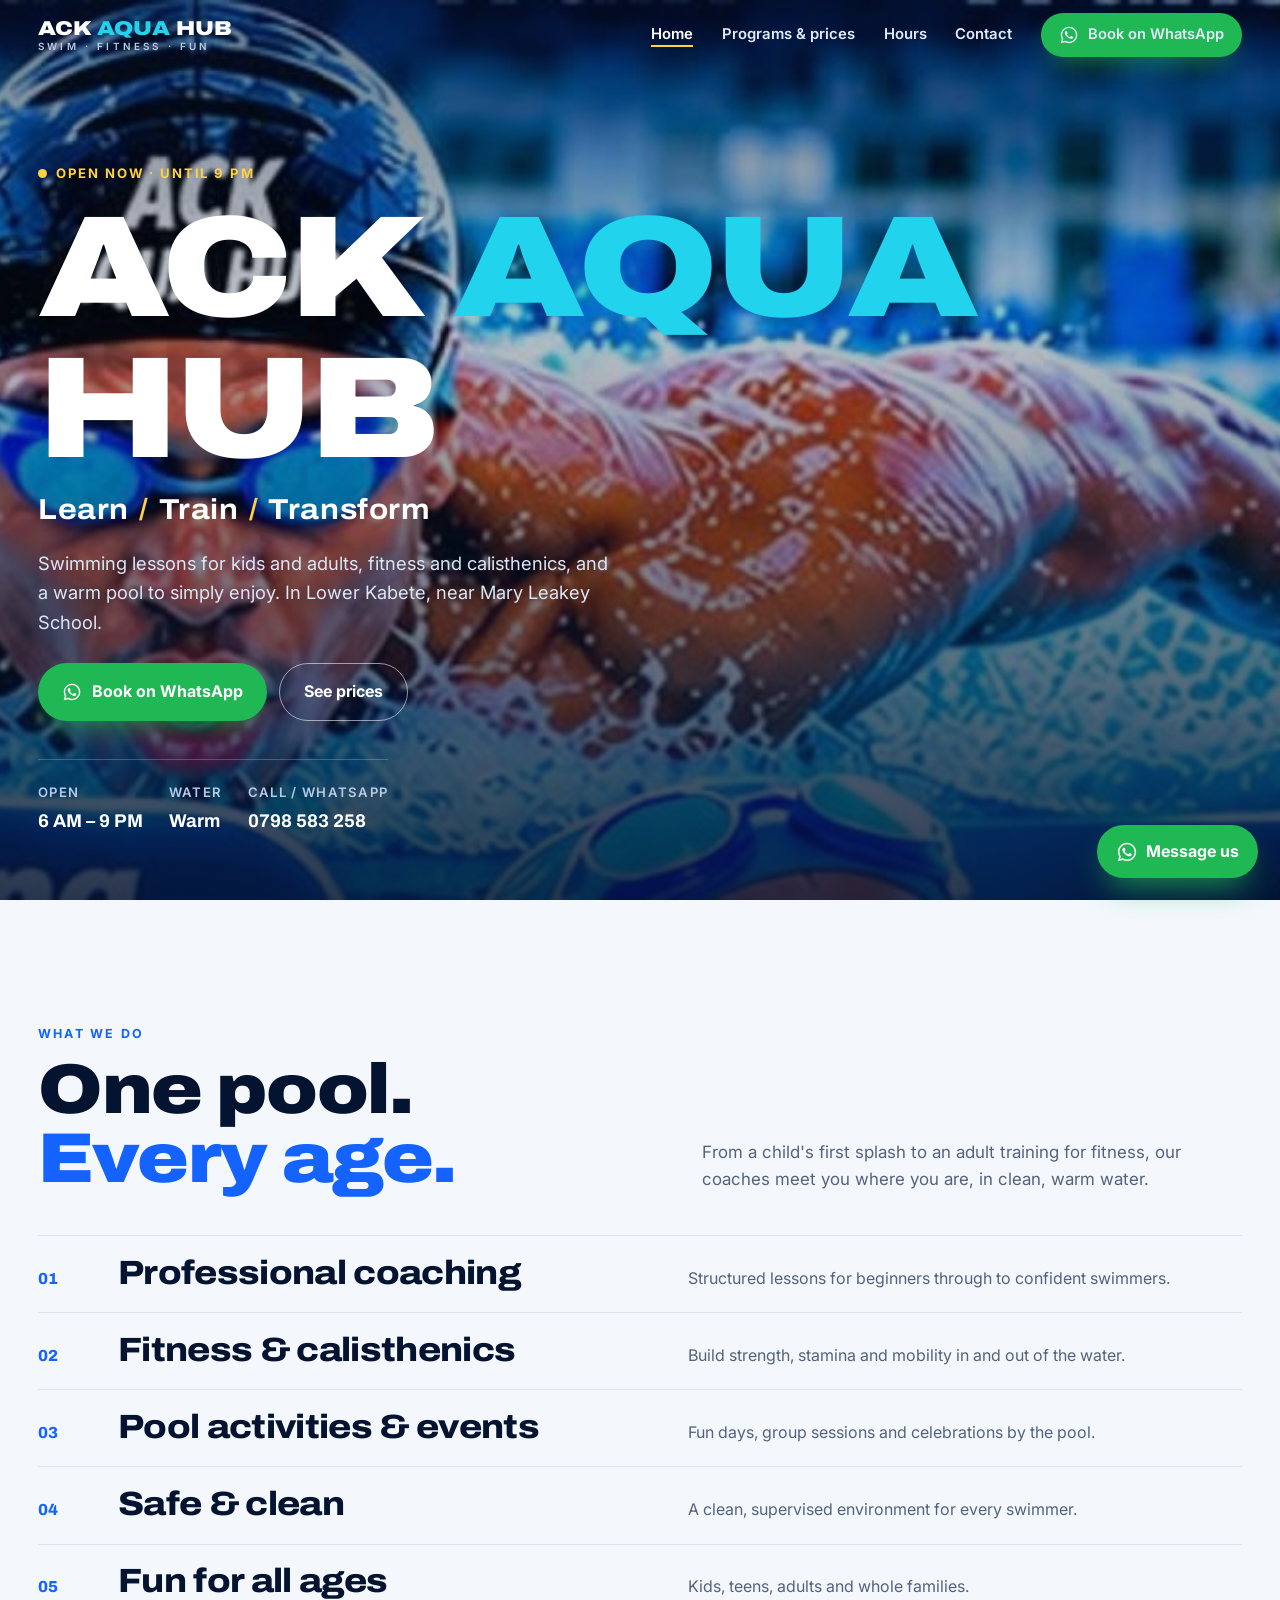
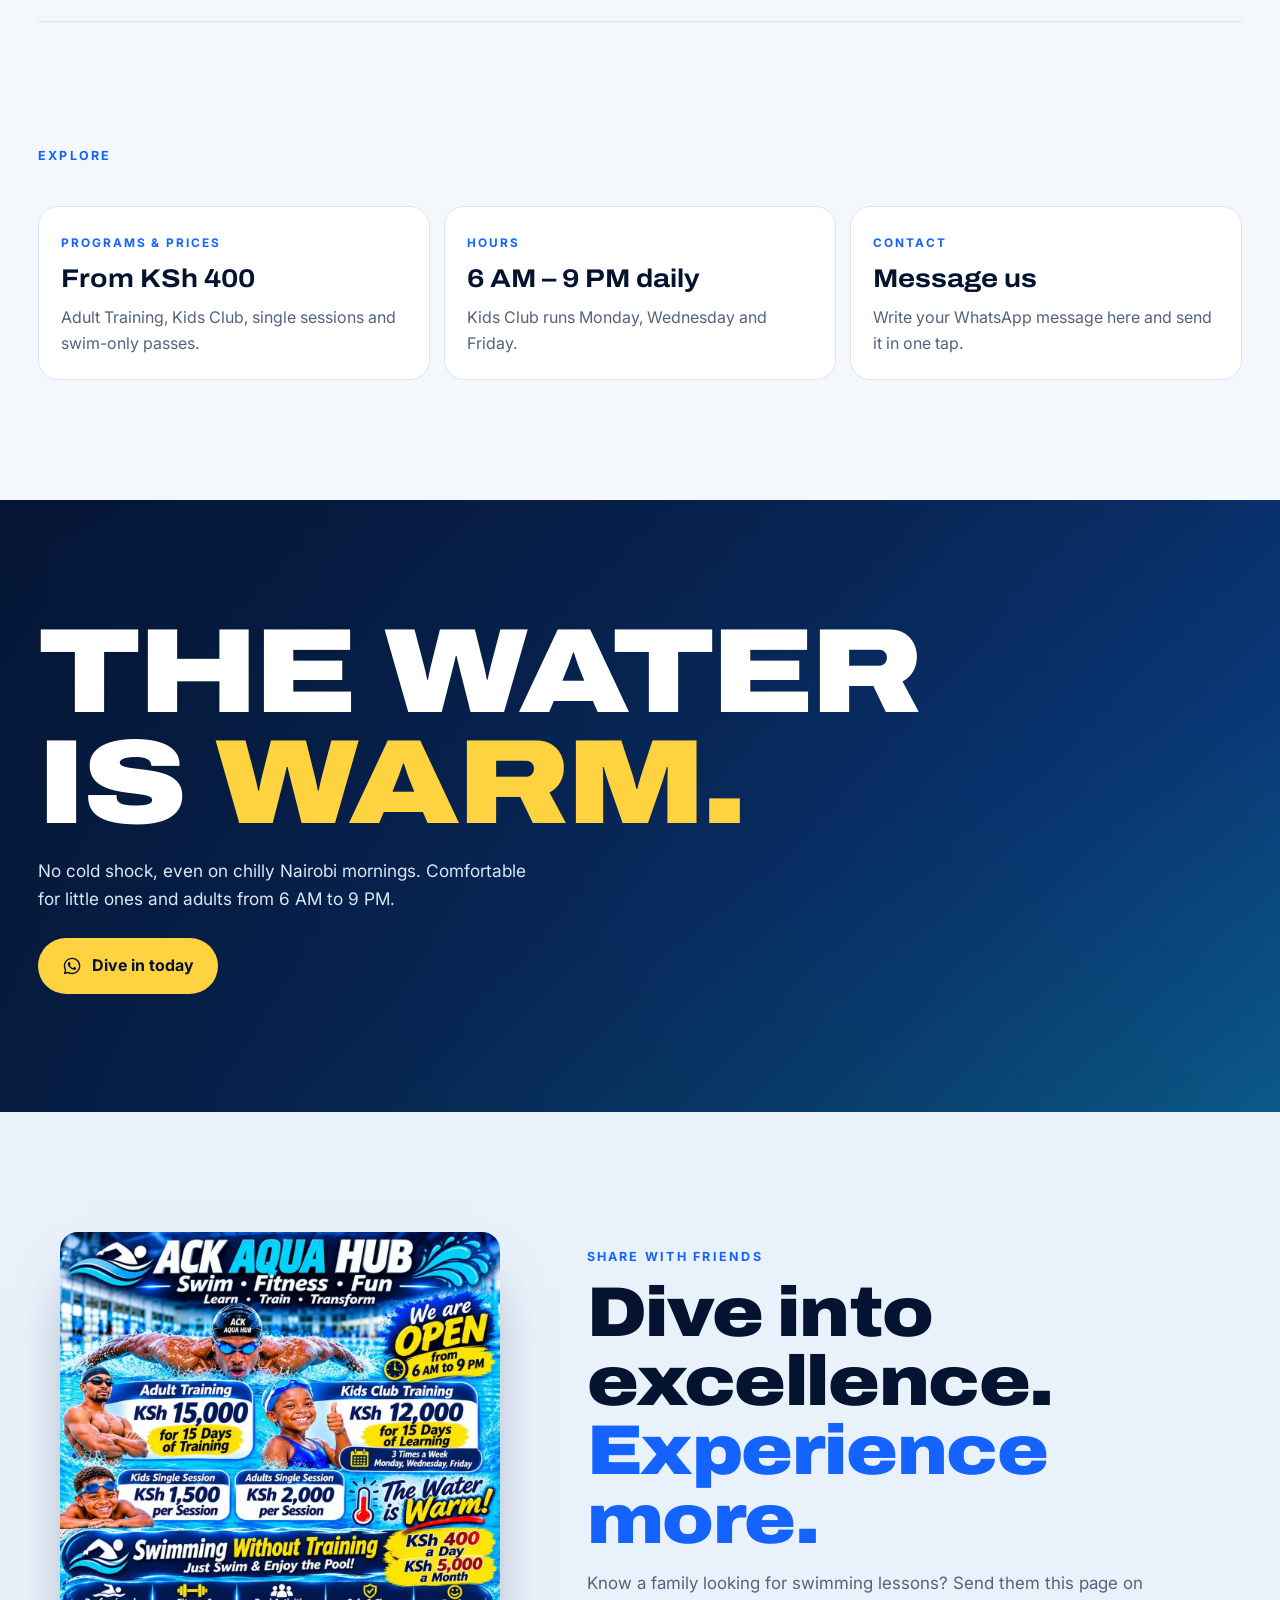
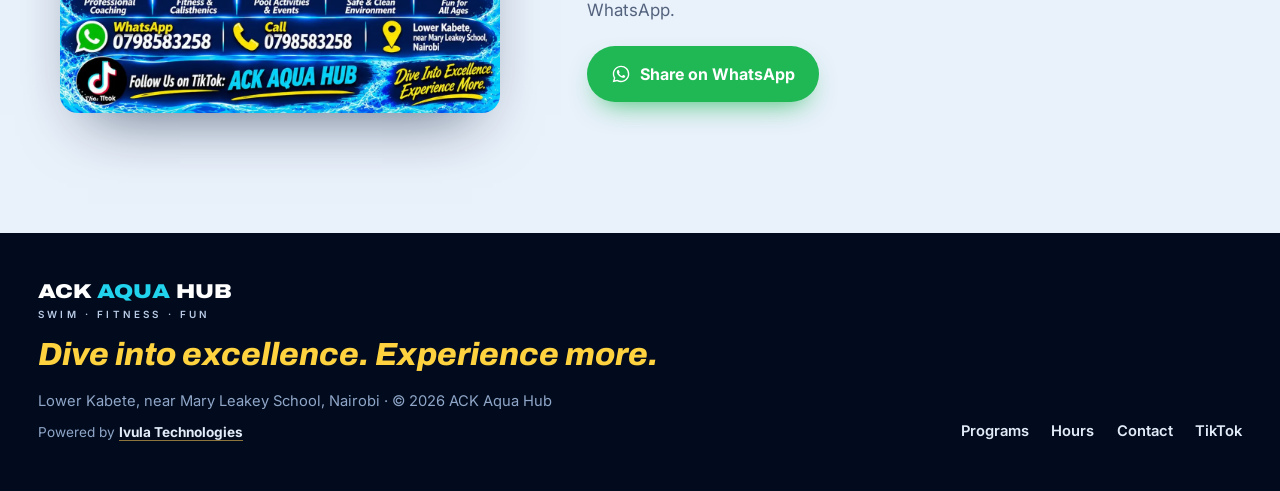
<file: index.html>
<!doctype html>
<html lang="en">
<head>
<meta charset="utf-8">
<meta name="viewport" content="width=device-width, initial-scale=1, viewport-fit=cover">
<title>ACK Aqua Hub · Swimming lessons &amp; pool in Lower Kabete, Nairobi</title>
<meta name="description" content="ACK Aqua Hub, Lower Kabete, Nairobi: swimming lessons for kids and adults, fitness &amp; calisthenics, and a warm pool open 6 AM to 9 PM. Book on WhatsApp 0798 583 258.">
<meta name="theme-color" content="#04132f">
<meta property="og:title" content="ACK Aqua Hub · Swim · Fitness · Fun">
<meta property="og:description" content="Swimming lessons for kids and adults in Lower Kabete, Nairobi. The water is warm. Open 6 AM to 9 PM. Book on WhatsApp.">
<meta property="og:image" content="/img/og.jpg">
<meta property="og:type" content="website">
<meta name="twitter:card" content="summary_large_image">
<link rel="icon" href="data:image/svg+xml,%3Csvg xmlns='http://www.w3.org/2000/svg' viewBox='0 0 64 64'%3E%3Crect width='64' height='64' rx='14' fill='%2304132f'/%3E%3Ctext x='32' y='42' font-family='Arial' font-weight='900' font-size='26' fill='%2322d3ee' text-anchor='middle'%3EAQ%3C/text%3E%3C/svg%3E">
<link rel="preconnect" href="https://fonts.googleapis.com">
<link rel="preconnect" href="https://fonts.gstatic.com" crossorigin>
<link href="https://fonts.googleapis.com/css2?family=Archivo:wdth,wght@62..125,500..900&family=Inter:wght@400;500;600;700&display=swap" rel="stylesheet">
<link rel="preconnect" href="https://assets.mixkit.co">
<script type="application/ld+json">
{"@context":"https://schema.org","@type":"SportsActivityLocation","name":"ACK Aqua Hub","description":"Swimming lessons, training and pool for kids and adults.","telephone":"+254798583258","address":{"@type":"PostalAddress","streetAddress":"Near Mary Leakey School","addressLocality":"Lower Kabete, Nairobi","addressCountry":"KE"},"openingHours":"Mo-Su 06:00-21:00","priceRange":"KSh 400 - KSh 15,000"}
</script>
<link rel="stylesheet" href="/assets/site.css">
</head>
<body>
<script>document.documentElement.classList.add('js')</script>
<svg width="0" height="0" style="position:absolute" aria-hidden="true">
  <symbol id="wa" viewBox="0 0 24 24"><path fill="currentColor" d="M12.04 2C6.58 2 2.13 6.45 2.13 11.91c0 1.75.46 3.45 1.32 4.95L2.05 22l5.25-1.38a9.9 9.9 0 0 0 4.74 1.21h.01c5.46 0 9.91-4.45 9.91-9.91 0-2.65-1.03-5.14-2.9-7.01A9.82 9.82 0 0 0 12.04 2Zm0 18.15h-.01a8.2 8.2 0 0 1-4.19-1.15l-.3-.18-3.12.82.83-3.04-.2-.31a8.23 8.23 0 0 1-1.26-4.38c0-4.54 3.7-8.24 8.25-8.24 2.2 0 4.27.86 5.83 2.42a8.18 8.18 0 0 1 2.41 5.83c0 4.54-3.7 8.23-8.24 8.23Zm4.52-6.16c-.25-.12-1.47-.72-1.69-.81-.23-.08-.39-.12-.56.13-.16.25-.64.81-.79.97-.14.17-.29.19-.54.06-.25-.12-1.05-.39-1.99-1.23-.74-.66-1.23-1.47-1.38-1.72-.14-.25-.02-.38.11-.51.11-.11.25-.29.37-.43.13-.15.17-.25.25-.42.08-.16.04-.31-.02-.43-.06-.13-.56-1.35-.77-1.84-.2-.48-.41-.42-.56-.43h-.48c-.17 0-.43.06-.66.31-.22.25-.86.85-.86 2.07 0 1.22.89 2.4 1.01 2.56.12.17 1.75 2.67 4.23 3.74.59.26 1.05.41 1.41.52.59.19 1.13.16 1.56.1.48-.07 1.47-.6 1.67-1.18.21-.58.21-1.07.14-1.18-.06-.1-.22-.16-.47-.28Z"/></symbol>
</svg>


<header class="nav" id="nav">
  <div class="wrap">
    <a class="brand" href="/" aria-label="ACK Aqua Hub home">ACK <span>AQUA</span> HUB<small>SWIM · FITNESS · FUN</small></a>
    <nav class="links" aria-label="Main">
      <a href="/" class="on" aria-current="page">Home</a><a href="/programs">Programs & prices</a><a href="/schedule">Hours</a><a href="/contact">Contact</a>
      <a class="btn btn-wa" href="https://wa.me/254798583258?text=Hi%20ACK%20Aqua%20Hub%21%20I%27d%20like%20to%20book%20a%20swim%20session." target="_blank" rel="noopener"><svg><use href="#wa"/></svg>Book on WhatsApp</a>
    </nav>
    <button class="menu-btn" id="menuBtn" aria-expanded="false" aria-controls="mnav"><span></span>Menu</button>
  </div>
</header>
<div class="mnav" id="mnav" hidden>
  <button class="mnav-close" id="menuClose">Close</button>
  <a href="/" class="on">Home</a><a href="/programs">Programs & prices</a><a href="/schedule">Hours</a><a href="/contact">Contact</a>
  <a class="btn btn-wa" href="https://wa.me/254798583258?text=Hi%20ACK%20Aqua%20Hub%21%20I%27d%20like%20to%20book%20a%20swim%20session." target="_blank" rel="noopener"><svg><use href="#wa"/></svg>Book on WhatsApp</a>
  <a class="btn btn-y" href="tel:+254798583258">Call 0798 583 258</a>
</div>

<main id="top">
<section class="hero">
  <div class="vbg">
    <video autoplay muted loop playsinline preload="auto" poster="img/hero-poster.jpg" data-eager>
      <source src="https://assets.mixkit.co/videos/3171/3171-720.mp4" type="video/mp4">
      <source src="https://assets.mixkit.co/videos/3171/3171-360.mp4" type="video/mp4">
    </video>
  </div>
  <div class="shade"></div>
  <div class="wrap">
    <span class="kicker"><span class="live"></span><span id="openline">Open every day · 6 AM to 9 PM</span></span>
    <h1>ACK <em>Aqua</em> Hub</h1>
    <p class="trio">Learn<b>/</b>Train<b>/</b>Transform</p>
    <p class="lede">Swimming lessons for kids and adults, fitness and calisthenics, and a warm pool to simply enjoy. In Lower Kabete, near Mary Leakey School.</p>
    <div class="ctas">
      <a class="btn btn-wa" href="https://wa.me/254798583258?text=Hi%20ACK%20Aqua%20Hub!%20I%27d%20like%20to%20book%20a%20swim%20session." target="_blank" rel="noopener"><svg><use href="#wa"/></svg>Book on WhatsApp</a>
      <a class="btn btn-line" href="/programs">See prices</a>
    </div>
    <div class="hero-meta">
      <div>Open<b>6 AM – 9 PM</b></div>
      <div>Water<b>Warm</b></div>
      <div>Call / WhatsApp<b><a href="tel:+254798583258" style="text-decoration:none">0798 583 258</a></b></div>
    </div>
  </div>
</section>

<section class="sec" id="about">
  <div class="wrap">
    <div class="head">
      <div><span class="eyebrow">What we do</span><h2 class="rv">One pool. <em>Every age.</em></h2></div>
      <p class="intro rv">From a child's first splash to an adult training for fitness, our coaches meet you where you are, in clean, warm water.</p>
    </div>
    <div class="pillars">
      <div class="pillar rv"><span class="n">01</span><h3>Professional coaching</h3><p>Structured lessons for beginners through to confident swimmers.</p></div>
      <div class="pillar rv"><span class="n">02</span><h3>Fitness &amp; calisthenics</h3><p>Build strength, stamina and mobility in and out of the water.</p></div>
      <div class="pillar rv"><span class="n">03</span><h3>Pool activities &amp; events</h3><p>Fun days, group sessions and celebrations by the pool.</p></div>
      <div class="pillar rv"><span class="n">04</span><h3>Safe &amp; clean</h3><p>A clean, supervised environment for every swimmer.</p></div>
      <div class="pillar rv"><span class="n">05</span><h3>Fun for all ages</h3><p>Kids, teens, adults and whole families.</p></div>
    </div>
  </div>
</section>

<section class="sec" style="padding-top:0">
  <div class="wrap">
    <span class="eyebrow">Explore</span>
    <div class="next">
      <a class="rv" href="/programs"><small>Programs &amp; prices</small><b>From KSh 400</b><span>Adult Training, Kids Club, single sessions and swim-only passes.</span></a>
      <a class="rv" href="/schedule"><small>Hours</small><b>6 AM – 9 PM daily</b><span>Kids Club runs Monday, Wednesday and Friday.</span></a>
      <a class="rv" href="/contact"><small>Contact</small><b>Message us</b><span>Write your WhatsApp message here and send it in one tap.</span></a>
    </div>
  </div>
</section>
<section class="warm">
  <div class="vbg"><video muted loop playsinline preload="none"><source data-src="https://assets.mixkit.co/videos/40109/40109-720.mp4" type="video/mp4"><source data-src="https://assets.mixkit.co/videos/40109/40109-360.mp4" type="video/mp4"></video></div>
  <div class="shade"></div>
  <div class="wrap">
    <h2 class="rv">The water<br>is <span>warm.</span></h2>
    <p class="rv">No cold shock, even on chilly Nairobi mornings. Comfortable for little ones and adults from 6 AM to 9 PM.</p>
    <a class="btn btn-y rv" href="https://wa.me/254798583258?text=Hi%20ACK%20Aqua%20Hub!%20I%27d%20like%20to%20book%20a%20swim." target="_blank" rel="noopener"><svg><use href="#wa"/></svg>Dive in today</a>
  </div>
</section>

<section class="sec poster-sec">
  <div class="wrap poster-grid">
    <img class="poster rv" src="img/banner.webp" alt="ACK Aqua Hub poster with all prices and contacts" width="1170" height="1280" loading="lazy">
    <div class="rv">
      <span class="eyebrow">Share with friends</span>
      <h2>Dive into excellence. <em>Experience more.</em></h2>
      <p class="intro">Know a family looking for swimming lessons? Send them this page on WhatsApp.</p>
      <a class="btn btn-wa" id="share" href="https://wa.me/?text=ACK%20Aqua%20Hub%20%E2%80%94%20swimming%20lessons%20in%20Lower%20Kabete%3A%20" target="_blank" rel="noopener"><svg><use href="#wa"/></svg>Share on WhatsApp</a>
    </div>
  </div>
</section>

</main>

<footer>
  <div class="wrap">
    <div>
      <a class="brand" href="/">ACK <span>AQUA</span> HUB<small>SWIM · FITNESS · FUN</small></a>
      <p class="sign">Dive into excellence. Experience more.</p>
      <p style="margin-top:.6rem">Lower Kabete, near Mary Leakey School, Nairobi · © <span id="yr">2026</span> ACK Aqua Hub</p>
      <span class="powered">Powered by <a href="https://ivulatechnologies.com" target="_blank" rel="noopener">Ivula Technologies</a></span>
    </div>
    <nav aria-label="Footer"><a href="/programs">Programs</a><a href="/schedule">Hours</a><a href="/contact">Contact</a><a href="https://www.tiktok.com/search?q=ACK%20AQUA%20HUB" target="_blank" rel="noopener">TikTok</a></nav>
  </div>
</footer>

<div class="mbar" id="mbar">
  <a class="btn btn-y" href="tel:+254798583258">Call</a>
  <a class="btn btn-wa" href="https://wa.me/254798583258?text=Hi%20ACK%20Aqua%20Hub%21%20I%27d%20like%20to%20book%20a%20swim%20session." target="_blank" rel="noopener"><svg><use href="#wa"/></svg>Book on WhatsApp</a>
</div>
<a class="fab" href="/contact#message"><svg><use href="#wa"/></svg>Message us</a>
<script src="/assets/site.js"></script>
</body>
</html>
</file>
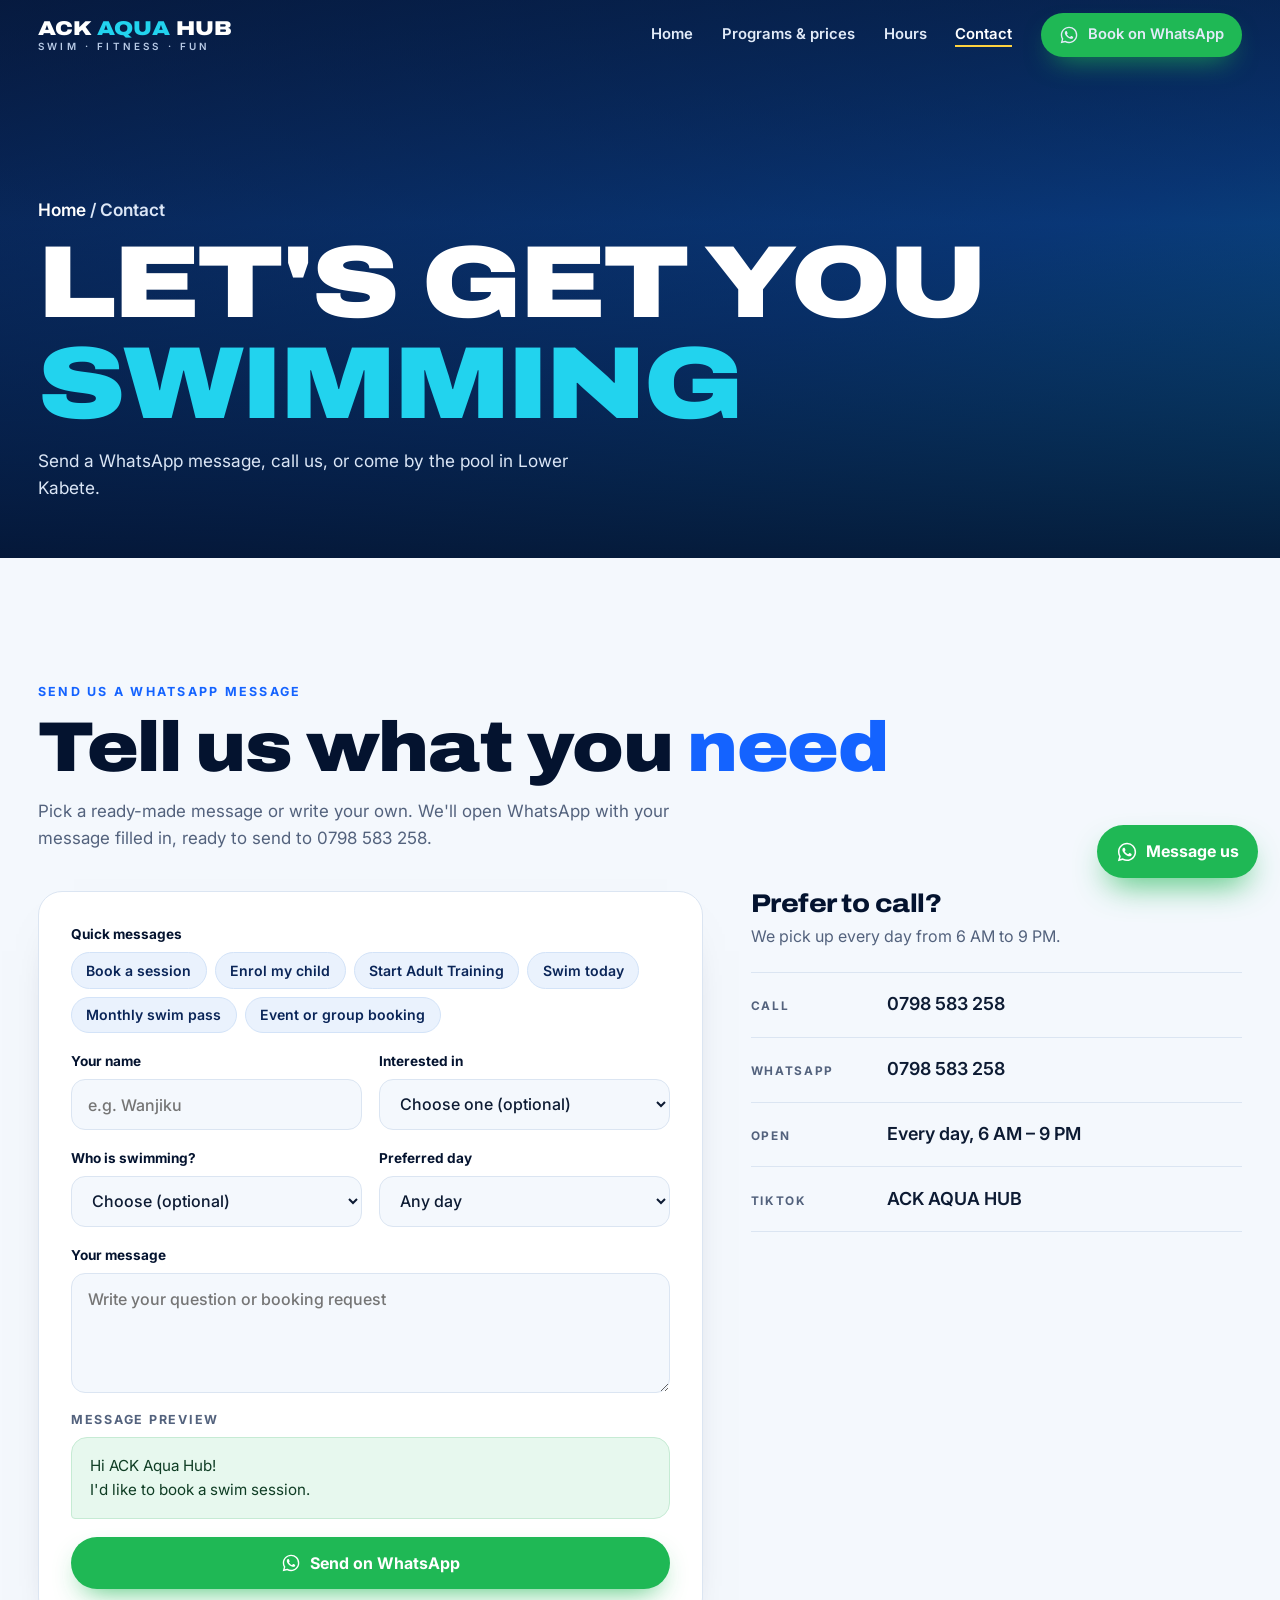
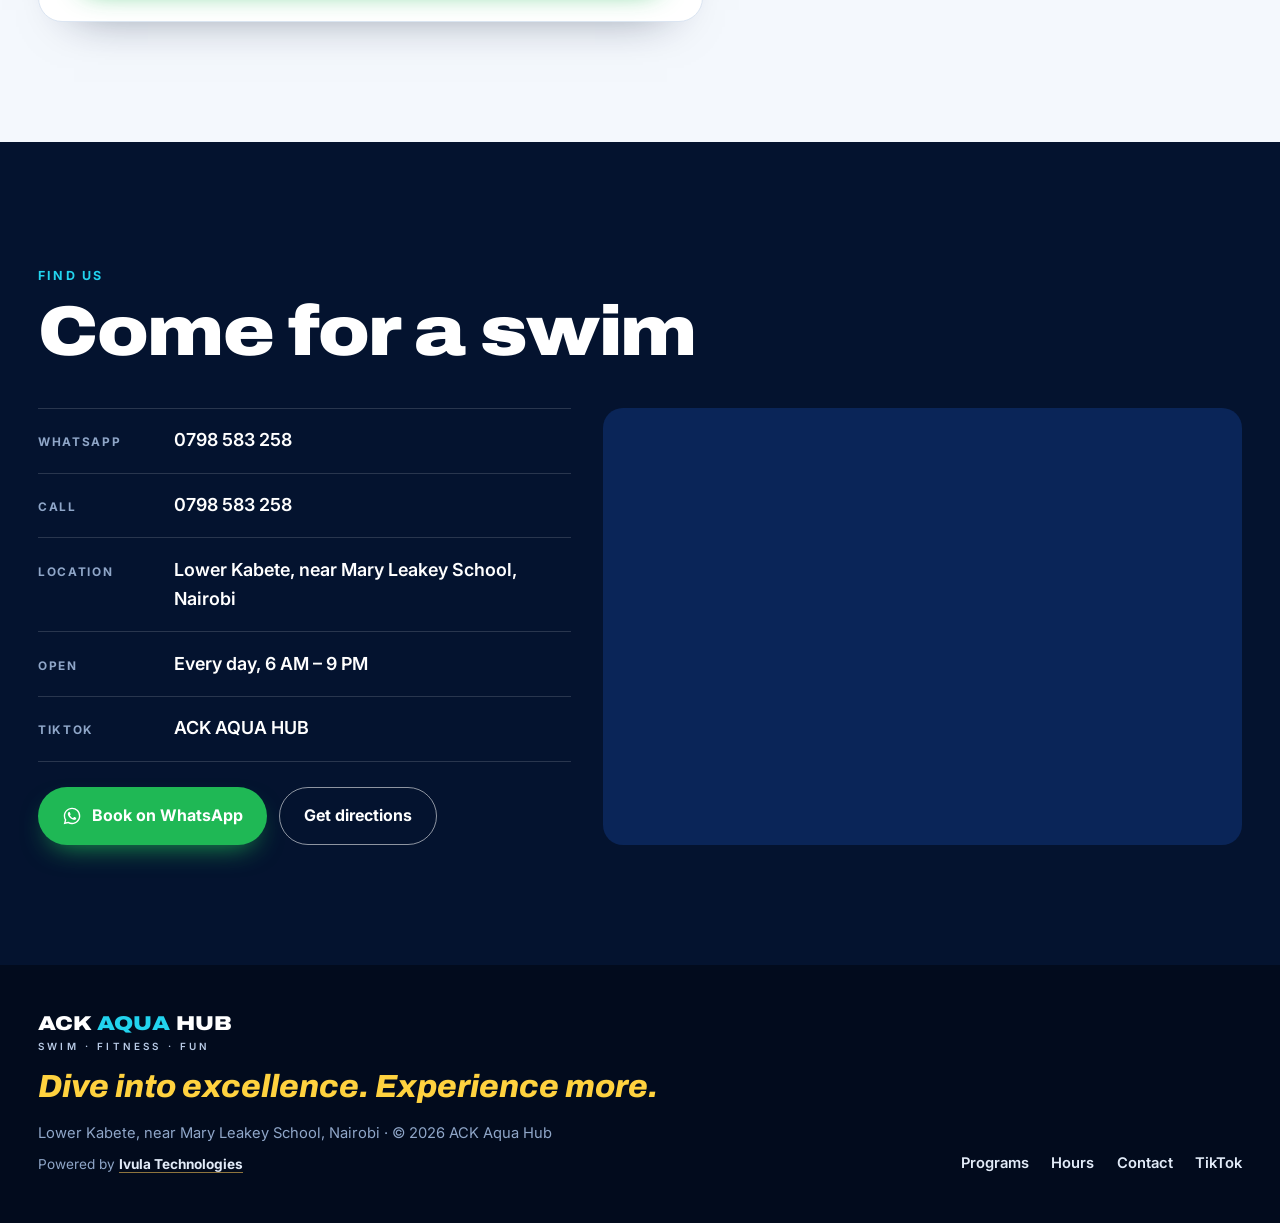
<file: contact.html>
<!doctype html>
<html lang="en">
<head>
<meta charset="utf-8">
<meta name="viewport" content="width=device-width, initial-scale=1, viewport-fit=cover">
<title>Contact · ACK Aqua Hub</title>
<meta name="description" content="Message ACK Aqua Hub on WhatsApp or call 0798 583 258. Lower Kabete, near Mary Leakey School, Nairobi.">
<meta name="theme-color" content="#04132f">
<meta property="og:title" content="ACK Aqua Hub · Swim · Fitness · Fun">
<meta property="og:description" content="Swimming lessons for kids and adults in Lower Kabete, Nairobi. The water is warm. Open 6 AM to 9 PM. Book on WhatsApp.">
<meta property="og:image" content="/img/og.jpg">
<meta property="og:type" content="website">
<meta name="twitter:card" content="summary_large_image">
<link rel="icon" href="data:image/svg+xml,%3Csvg xmlns='http://www.w3.org/2000/svg' viewBox='0 0 64 64'%3E%3Crect width='64' height='64' rx='14' fill='%2304132f'/%3E%3Ctext x='32' y='42' font-family='Arial' font-weight='900' font-size='26' fill='%2322d3ee' text-anchor='middle'%3EAQ%3C/text%3E%3C/svg%3E">
<link rel="preconnect" href="https://fonts.googleapis.com">
<link rel="preconnect" href="https://fonts.gstatic.com" crossorigin>
<link href="https://fonts.googleapis.com/css2?family=Archivo:wdth,wght@62..125,500..900&family=Inter:wght@400;500;600;700&display=swap" rel="stylesheet">
<link rel="preconnect" href="https://assets.mixkit.co">
<script type="application/ld+json">
{"@context":"https://schema.org","@type":"SportsActivityLocation","name":"ACK Aqua Hub","description":"Swimming lessons, training and pool for kids and adults.","telephone":"+254798583258","address":{"@type":"PostalAddress","streetAddress":"Near Mary Leakey School","addressLocality":"Lower Kabete, Nairobi","addressCountry":"KE"},"openingHours":"Mo-Su 06:00-21:00","priceRange":"KSh 400 - KSh 15,000"}
</script>
<link rel="stylesheet" href="/assets/site.css">
</head>
<body>
<script>document.documentElement.classList.add('js')</script>
<svg width="0" height="0" style="position:absolute" aria-hidden="true">
  <symbol id="wa" viewBox="0 0 24 24"><path fill="currentColor" d="M12.04 2C6.58 2 2.13 6.45 2.13 11.91c0 1.75.46 3.45 1.32 4.95L2.05 22l5.25-1.38a9.9 9.9 0 0 0 4.74 1.21h.01c5.46 0 9.91-4.45 9.91-9.91 0-2.65-1.03-5.14-2.9-7.01A9.82 9.82 0 0 0 12.04 2Zm0 18.15h-.01a8.2 8.2 0 0 1-4.19-1.15l-.3-.18-3.12.82.83-3.04-.2-.31a8.23 8.23 0 0 1-1.26-4.38c0-4.54 3.7-8.24 8.25-8.24 2.2 0 4.27.86 5.83 2.42a8.18 8.18 0 0 1 2.41 5.83c0 4.54-3.7 8.23-8.24 8.23Zm4.52-6.16c-.25-.12-1.47-.72-1.69-.81-.23-.08-.39-.12-.56.13-.16.25-.64.81-.79.97-.14.17-.29.19-.54.06-.25-.12-1.05-.39-1.99-1.23-.74-.66-1.23-1.47-1.38-1.72-.14-.25-.02-.38.11-.51.11-.11.25-.29.37-.43.13-.15.17-.25.25-.42.08-.16.04-.31-.02-.43-.06-.13-.56-1.35-.77-1.84-.2-.48-.41-.42-.56-.43h-.48c-.17 0-.43.06-.66.31-.22.25-.86.85-.86 2.07 0 1.22.89 2.4 1.01 2.56.12.17 1.75 2.67 4.23 3.74.59.26 1.05.41 1.41.52.59.19 1.13.16 1.56.1.48-.07 1.47-.6 1.67-1.18.21-.58.21-1.07.14-1.18-.06-.1-.22-.16-.47-.28Z"/></symbol>
</svg>


<header class="nav" id="nav">
  <div class="wrap">
    <a class="brand" href="/" aria-label="ACK Aqua Hub home">ACK <span>AQUA</span> HUB<small>SWIM · FITNESS · FUN</small></a>
    <nav class="links" aria-label="Main">
      <a href="/">Home</a><a href="/programs">Programs & prices</a><a href="/schedule">Hours</a><a href="/contact" class="on" aria-current="page">Contact</a>
      <a class="btn btn-wa" href="https://wa.me/254798583258?text=Hi%20ACK%20Aqua%20Hub%21%20I%27d%20like%20to%20book%20a%20swim%20session." target="_blank" rel="noopener"><svg><use href="#wa"/></svg>Book on WhatsApp</a>
    </nav>
    <button class="menu-btn" id="menuBtn" aria-expanded="false" aria-controls="mnav"><span></span>Menu</button>
  </div>
</header>
<div class="mnav" id="mnav" hidden>
  <button class="mnav-close" id="menuClose">Close</button>
  <a href="/">Home</a><a href="/programs">Programs & prices</a><a href="/schedule">Hours</a><a href="/contact" class="on">Contact</a>
  <a class="btn btn-wa" href="https://wa.me/254798583258?text=Hi%20ACK%20Aqua%20Hub%21%20I%27d%20like%20to%20book%20a%20swim%20session." target="_blank" rel="noopener"><svg><use href="#wa"/></svg>Book on WhatsApp</a>
  <a class="btn btn-y" href="tel:+254798583258">Call 0798 583 258</a>
</div>

<main id="top">
<section class="page-hero">
  <div class="vbg"><video autoplay muted loop playsinline preload="auto" data-eager>
    <source src="https://assets.mixkit.co/videos/43088/43088-720.mp4" type="video/mp4">
    <source src="https://assets.mixkit.co/videos/43088/43088-360.mp4" type="video/mp4">
  </video></div>
  <div class="shade"></div>
  <div class="wrap">
    <p class="crumbs"><a href="/">Home</a> / Contact</p>
    <h1>Let's get you <em>swimming</em></h1>
    <p>Send a WhatsApp message, call us, or come by the pool in Lower Kabete.</p>
  </div>
</section>
<section class="sec" id="message">
  <div class="wrap">
    <span class="eyebrow">Send us a WhatsApp message</span>
    <h2 class="rv">Tell us what you <em>need</em></h2>
    <p class="intro rv">Pick a ready-made message or write your own. We'll open WhatsApp with your message filled in, ready to send to 0798 583 258.</p>
    <div class="msg-grid">
      <form class="form" id="waForm" novalidate>
        <div class="field">
          <span class="lab" id="quickLab">Quick messages</span>
          <div class="chips" role="group" aria-labelledby="quickLab">
            <button type="button" class="chip" data-t="I'd like to book a swim session.">Book a session</button>
            <button type="button" class="chip" data-t="I'd like to enrol my child in Kids Club Training (Mon, Wed, Fri). What times are the sessions?">Enrol my child</button>
            <button type="button" class="chip" data-t="I'd like to start Adult Training (KSh 15,000 for 15 days). When can I start?">Start Adult Training</button>
            <button type="button" class="chip" data-t="Can I come for a swim today without training (KSh 400 a day)?">Swim today</button>
            <button type="button" class="chip" data-t="I'm interested in the monthly swim pass (KSh 5,000 a month).">Monthly swim pass</button>
            <button type="button" class="chip" data-t="I'd like to ask about a pool event or group booking.">Event or group booking</button>
          </div>
        </div>
        <div class="two">
          <div class="field"><label for="wName">Your name</label><input id="wName" name="name" autocomplete="name" placeholder="e.g. Wanjiku"></div>
          <div class="field"><label for="wProg">Interested in</label>
            <select id="wProg" name="program">
              <option value="">Choose one (optional)</option>
              <option>Adult Training (KSh 15,000 / 15 days)</option>
              <option>Kids Club Training (KSh 12,000 / 15 days)</option>
              <option>Kids single session (KSh 1,500)</option>
              <option>Adults single session (KSh 2,000)</option>
              <option>Swimming without training (KSh 400 a day)</option>
              <option>Monthly swim pass (KSh 5,000 a month)</option>
              <option>Pool event or group booking</option>
            </select></div>
        </div>
        <div class="two">
          <div class="field"><label for="wWho">Who is swimming?</label>
            <select id="wWho" name="who"><option value="">Choose (optional)</option><option>Me</option><option>My child</option><option>My children</option><option>Me and my family</option><option>A group</option></select></div>
          <div class="field"><label for="wDay">Preferred day</label>
            <select id="wDay" name="day"><option value="">Any day</option><option>Today</option><option>Tomorrow</option><option>Monday</option><option>Tuesday</option><option>Wednesday</option><option>Thursday</option><option>Friday</option><option>Saturday</option><option>Sunday</option></select></div>
        </div>
        <div class="field"><label for="wMsg">Your message</label><textarea id="wMsg" name="message" placeholder="Write your question or booking request"></textarea></div>
        <div class="field"><span class="preview-lab">Message preview</span><div class="preview" id="wPrev" aria-live="polite"></div></div>
        <button class="btn btn-wa" type="submit"><svg><use href="#wa"/></svg>Send on WhatsApp</button>
      </form>
      <aside class="side rv">
        <h3>Prefer to call?</h3>
        <p>We pick up every day from 6 AM to 9 PM.</p>
        <div class="rows">
          <a class="row" href="tel:+254798583258"><small>Call</small><b>0798 583 258</b></a>
          <a class="row" href="https://wa.me/254798583258" target="_blank" rel="noopener"><small>WhatsApp</small><b>0798 583 258</b></a>
          <div class="row"><small>Open</small><b>Every day, 6 AM – 9 PM</b></div>
          <a class="row" href="https://www.tiktok.com/search?q=ACK%20AQUA%20HUB" target="_blank" rel="noopener"><small>TikTok</small><b>ACK AQUA HUB</b></a>
        </div>
      </aside>
    </div>
  </div>
</section>
<section class="sec find" id="find">
  <div class="wrap">
    <span class="eyebrow">Find us</span>
    <h2 class="rv">Come for a swim</h2>
    <div class="find-grid">
      <div>
        <div class="rows">
          <a class="row" href="https://wa.me/254798583258?text=Hi%20ACK%20Aqua%20Hub!" target="_blank" rel="noopener"><small>WhatsApp</small><b>0798 583 258</b></a>
          <a class="row" href="tel:+254798583258"><small>Call</small><b>0798 583 258</b></a>
          <a class="row" href="https://www.google.com/maps/search/?api=1&query=Mary+Leakey+School+Lower+Kabete+Nairobi" target="_blank" rel="noopener"><small>Location</small><b>Lower Kabete, near Mary Leakey School, Nairobi</b></a>
          <div class="row"><small>Open</small><b>Every day, 6 AM – 9 PM</b></div>
          <a class="row" href="https://www.tiktok.com/search?q=ACK%20AQUA%20HUB" target="_blank" rel="noopener"><small>TikTok</small><b>ACK AQUA HUB</b></a>
        </div>
        <div class="ctas">
          <a class="btn btn-wa" href="https://wa.me/254798583258?text=Hi%20ACK%20Aqua%20Hub!%20I%27d%20like%20to%20book%20a%20swim%20session." target="_blank" rel="noopener"><svg><use href="#wa"/></svg>Book on WhatsApp</a>
          <a class="btn btn-line" href="https://www.google.com/maps/dir/?api=1&destination=Mary+Leakey+School+Lower+Kabete+Nairobi" target="_blank" rel="noopener">Get directions</a>
        </div>
      </div>
      <div class="map rv"><iframe title="Map near Mary Leakey School, Lower Kabete, Nairobi" loading="lazy" referrerpolicy="no-referrer-when-downgrade" src="https://maps.google.com/maps?q=Mary%20Leakey%20School%2C%20Lower%20Kabete%2C%20Nairobi&z=15&output=embed"></iframe></div>
    </div>
  </div>
</section>
</main>

<footer>
  <div class="wrap">
    <div>
      <a class="brand" href="/">ACK <span>AQUA</span> HUB<small>SWIM · FITNESS · FUN</small></a>
      <p class="sign">Dive into excellence. Experience more.</p>
      <p style="margin-top:.6rem">Lower Kabete, near Mary Leakey School, Nairobi · © <span id="yr">2026</span> ACK Aqua Hub</p>
      <span class="powered">Powered by <a href="https://ivulatechnologies.com" target="_blank" rel="noopener">Ivula Technologies</a></span>
    </div>
    <nav aria-label="Footer"><a href="/programs">Programs</a><a href="/schedule">Hours</a><a href="/contact">Contact</a><a href="https://www.tiktok.com/search?q=ACK%20AQUA%20HUB" target="_blank" rel="noopener">TikTok</a></nav>
  </div>
</footer>

<div class="mbar" id="mbar">
  <a class="btn btn-y" href="tel:+254798583258">Call</a>
  <a class="btn btn-wa" href="https://wa.me/254798583258?text=Hi%20ACK%20Aqua%20Hub%21%20I%27d%20like%20to%20book%20a%20swim%20session." target="_blank" rel="noopener"><svg><use href="#wa"/></svg>Book on WhatsApp</a>
</div>
<a class="fab" href="/contact#message"><svg><use href="#wa"/></svg>Message us</a>
<script src="/assets/site.js"></script>
</body>
</html>
</file>
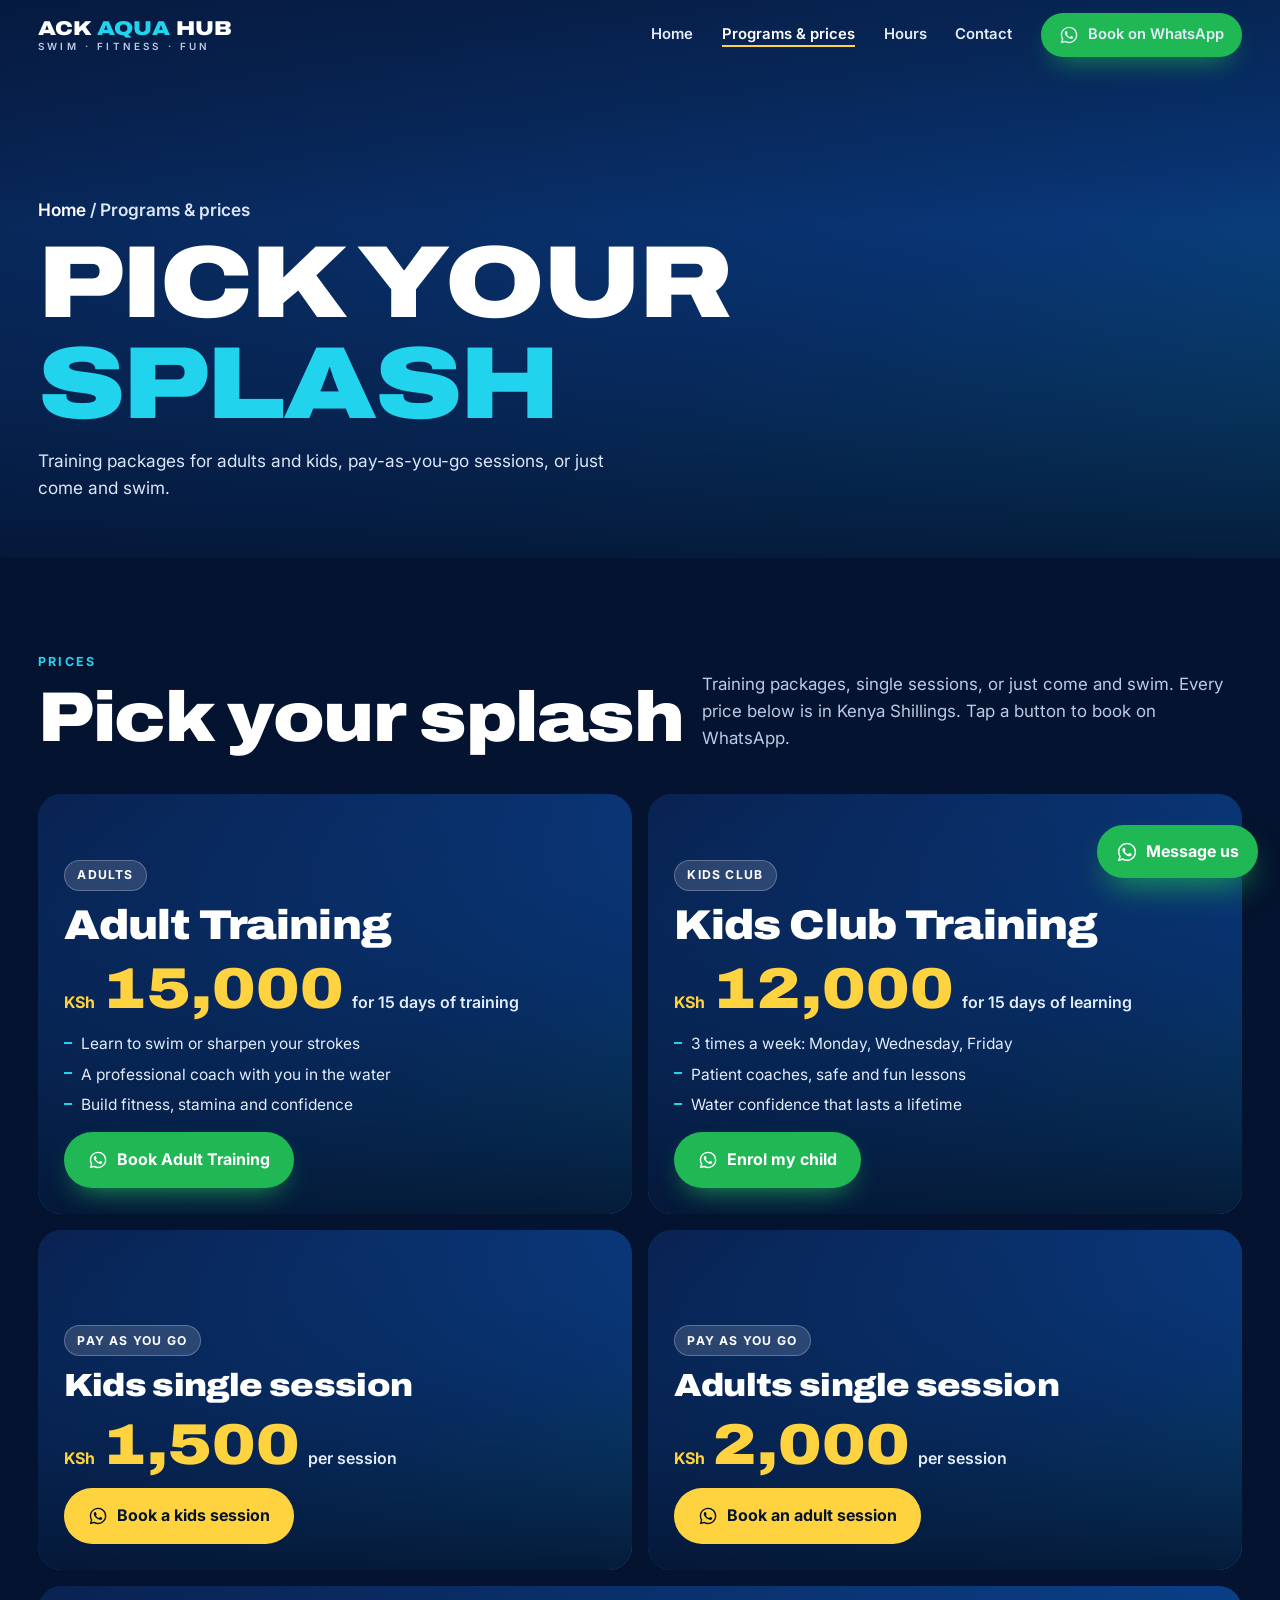
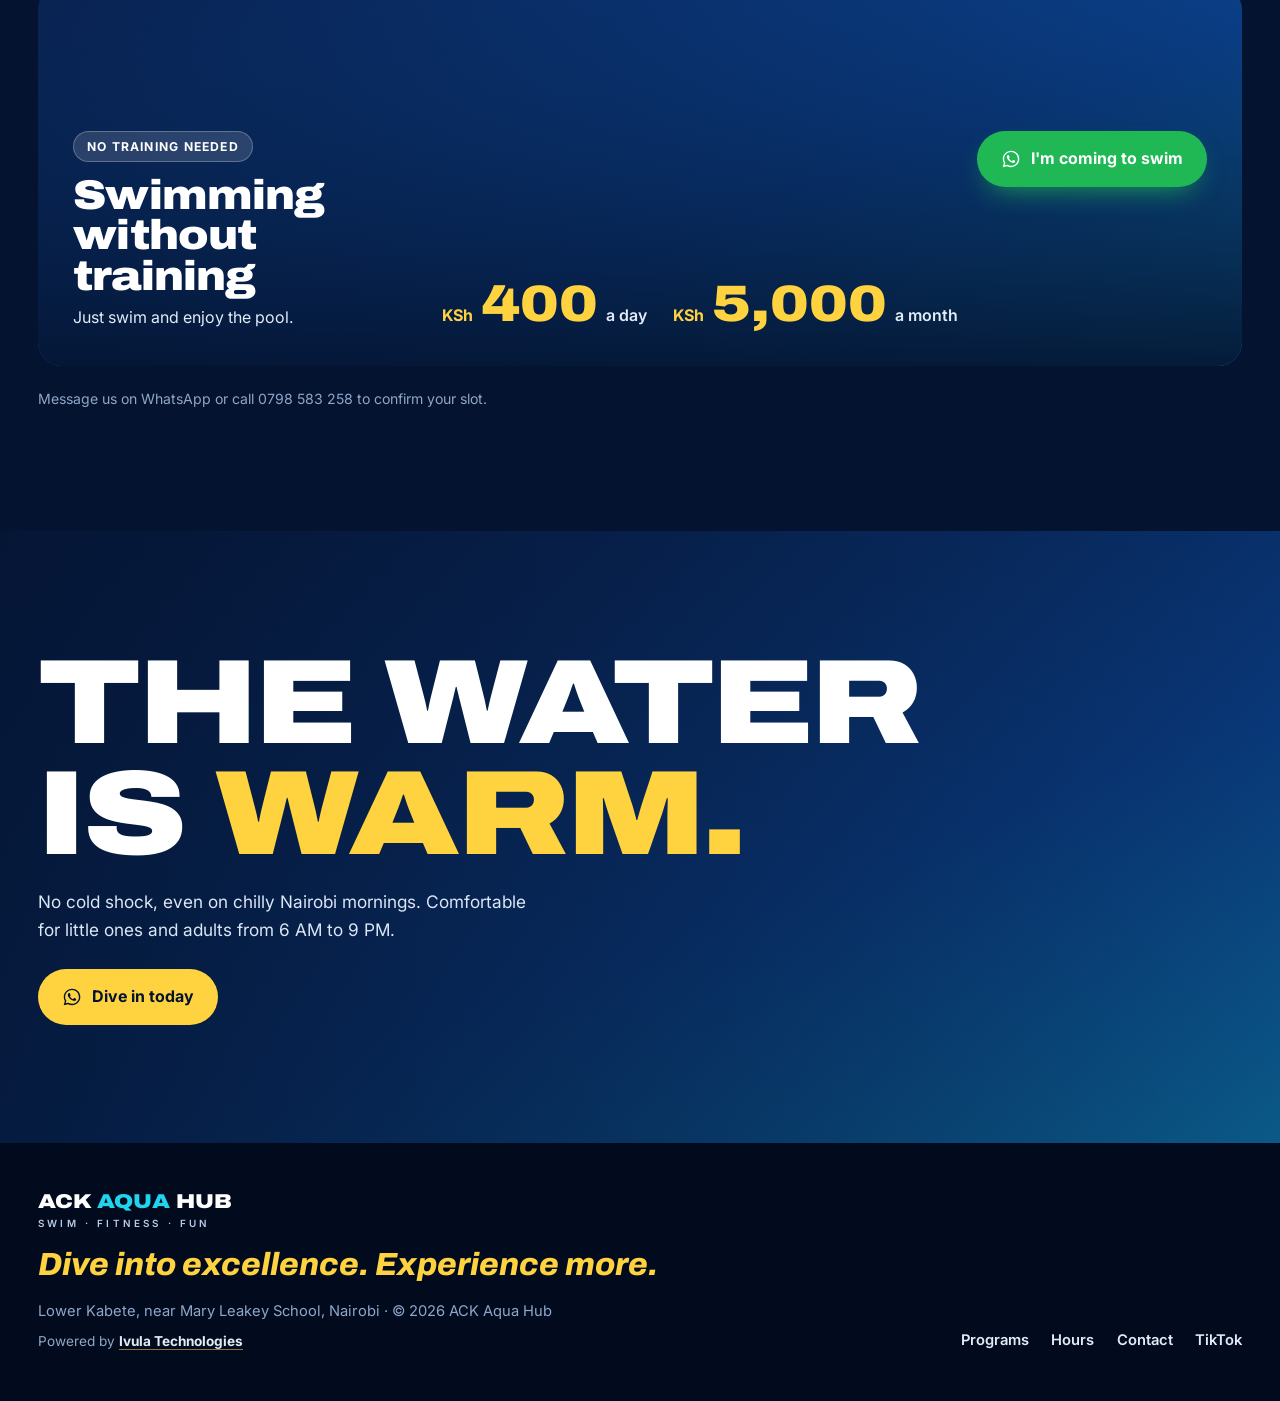
<file: programs.html>
<!doctype html>
<html lang="en">
<head>
<meta charset="utf-8">
<meta name="viewport" content="width=device-width, initial-scale=1, viewport-fit=cover">
<title>Programs &amp; prices · ACK Aqua Hub</title>
<meta name="description" content="Swimming lessons and pool prices at ACK Aqua Hub: Adult Training KSh 15,000, Kids Club KSh 12,000, single sessions from KSh 1,500, swim-only from KSh 400 a day.">
<meta name="theme-color" content="#04132f">
<meta property="og:title" content="ACK Aqua Hub · Swim · Fitness · Fun">
<meta property="og:description" content="Swimming lessons for kids and adults in Lower Kabete, Nairobi. The water is warm. Open 6 AM to 9 PM. Book on WhatsApp.">
<meta property="og:image" content="/img/og.jpg">
<meta property="og:type" content="website">
<meta name="twitter:card" content="summary_large_image">
<link rel="icon" href="data:image/svg+xml,%3Csvg xmlns='http://www.w3.org/2000/svg' viewBox='0 0 64 64'%3E%3Crect width='64' height='64' rx='14' fill='%2304132f'/%3E%3Ctext x='32' y='42' font-family='Arial' font-weight='900' font-size='26' fill='%2322d3ee' text-anchor='middle'%3EAQ%3C/text%3E%3C/svg%3E">
<link rel="preconnect" href="https://fonts.googleapis.com">
<link rel="preconnect" href="https://fonts.gstatic.com" crossorigin>
<link href="https://fonts.googleapis.com/css2?family=Archivo:wdth,wght@62..125,500..900&family=Inter:wght@400;500;600;700&display=swap" rel="stylesheet">
<link rel="preconnect" href="https://assets.mixkit.co">
<script type="application/ld+json">
{"@context":"https://schema.org","@type":"SportsActivityLocation","name":"ACK Aqua Hub","description":"Swimming lessons, training and pool for kids and adults.","telephone":"+254798583258","address":{"@type":"PostalAddress","streetAddress":"Near Mary Leakey School","addressLocality":"Lower Kabete, Nairobi","addressCountry":"KE"},"openingHours":"Mo-Su 06:00-21:00","priceRange":"KSh 400 - KSh 15,000"}
</script>
<link rel="stylesheet" href="/assets/site.css">
</head>
<body>
<script>document.documentElement.classList.add('js')</script>
<svg width="0" height="0" style="position:absolute" aria-hidden="true">
  <symbol id="wa" viewBox="0 0 24 24"><path fill="currentColor" d="M12.04 2C6.58 2 2.13 6.45 2.13 11.91c0 1.75.46 3.45 1.32 4.95L2.05 22l5.25-1.38a9.9 9.9 0 0 0 4.74 1.21h.01c5.46 0 9.91-4.45 9.91-9.91 0-2.65-1.03-5.14-2.9-7.01A9.82 9.82 0 0 0 12.04 2Zm0 18.15h-.01a8.2 8.2 0 0 1-4.19-1.15l-.3-.18-3.12.82.83-3.04-.2-.31a8.23 8.23 0 0 1-1.26-4.38c0-4.54 3.7-8.24 8.25-8.24 2.2 0 4.27.86 5.83 2.42a8.18 8.18 0 0 1 2.41 5.83c0 4.54-3.7 8.23-8.24 8.23Zm4.52-6.16c-.25-.12-1.47-.72-1.69-.81-.23-.08-.39-.12-.56.13-.16.25-.64.81-.79.97-.14.17-.29.19-.54.06-.25-.12-1.05-.39-1.99-1.23-.74-.66-1.23-1.47-1.38-1.72-.14-.25-.02-.38.11-.51.11-.11.25-.29.37-.43.13-.15.17-.25.25-.42.08-.16.04-.31-.02-.43-.06-.13-.56-1.35-.77-1.84-.2-.48-.41-.42-.56-.43h-.48c-.17 0-.43.06-.66.31-.22.25-.86.85-.86 2.07 0 1.22.89 2.4 1.01 2.56.12.17 1.75 2.67 4.23 3.74.59.26 1.05.41 1.41.52.59.19 1.13.16 1.56.1.48-.07 1.47-.6 1.67-1.18.21-.58.21-1.07.14-1.18-.06-.1-.22-.16-.47-.28Z"/></symbol>
</svg>


<header class="nav" id="nav">
  <div class="wrap">
    <a class="brand" href="/" aria-label="ACK Aqua Hub home">ACK <span>AQUA</span> HUB<small>SWIM · FITNESS · FUN</small></a>
    <nav class="links" aria-label="Main">
      <a href="/">Home</a><a href="/programs" class="on" aria-current="page">Programs & prices</a><a href="/schedule">Hours</a><a href="/contact">Contact</a>
      <a class="btn btn-wa" href="https://wa.me/254798583258?text=Hi%20ACK%20Aqua%20Hub%21%20I%27d%20like%20to%20book%20a%20swim%20session." target="_blank" rel="noopener"><svg><use href="#wa"/></svg>Book on WhatsApp</a>
    </nav>
    <button class="menu-btn" id="menuBtn" aria-expanded="false" aria-controls="mnav"><span></span>Menu</button>
  </div>
</header>
<div class="mnav" id="mnav" hidden>
  <button class="mnav-close" id="menuClose">Close</button>
  <a href="/">Home</a><a href="/programs" class="on">Programs & prices</a><a href="/schedule">Hours</a><a href="/contact">Contact</a>
  <a class="btn btn-wa" href="https://wa.me/254798583258?text=Hi%20ACK%20Aqua%20Hub%21%20I%27d%20like%20to%20book%20a%20swim%20session." target="_blank" rel="noopener"><svg><use href="#wa"/></svg>Book on WhatsApp</a>
  <a class="btn btn-y" href="tel:+254798583258">Call 0798 583 258</a>
</div>

<main id="top">
<section class="page-hero">
  <div class="vbg"><video autoplay muted loop playsinline preload="auto" data-eager>
    <source src="https://assets.mixkit.co/videos/33192/33192-720.mp4" type="video/mp4">
    <source src="https://assets.mixkit.co/videos/33192/33192-360.mp4" type="video/mp4">
  </video></div>
  <div class="shade"></div>
  <div class="wrap">
    <p class="crumbs"><a href="/">Home</a> / Programs &amp; prices</p>
    <h1>Pick your <em>splash</em></h1>
    <p>Training packages for adults and kids, pay-as-you-go sessions, or just come and swim.</p>
  </div>
</section>
<section class="sec offers" id="offers" style="padding-top:clamp(48px,8vw,90px)">
  <div class="wrap">
    <div class="head">
      <div><span class="eyebrow">Prices</span><h2 class="rv">Pick your splash</h2></div>
      <p class="intro rv">Training packages, single sessions, or just come and swim. Every price below is in Kenya Shillings. Tap a button to book on WhatsApp.</p>
    </div>

    <div class="grid">
      <article class="offer o-big rv">
        <div class="vbg"><video muted loop playsinline preload="none"><source data-src="https://assets.mixkit.co/videos/33192/33192-720.mp4" type="video/mp4"><source data-src="https://assets.mixkit.co/videos/33192/33192-360.mp4" type="video/mp4"></video></div>
        <div class="shade"></div>
        <div class="o-body">
          <span class="tagline">Adults</span>
          <h3>Adult Training</h3>
          <div class="amount"><span class="cur">KSh</span><span class="v">15,000</span><span class="per">for 15 days of training</span></div>
          <ul><li>Learn to swim or sharpen your strokes</li><li>A professional coach with you in the water</li><li>Build fitness, stamina and confidence</li></ul>
          <a class="btn btn-wa" href="https://wa.me/254798583258?text=Hi!%20I%27d%20like%20to%20join%20Adult%20Training%20(KSh%2015%2C000%20for%2015%20days)." target="_blank" rel="noopener"><svg><use href="#wa"/></svg>Book Adult Training</a>
        </div>
      </article>

      <article class="offer o-mid rv">
        <div class="vbg"><video muted loop playsinline preload="none"><source data-src="https://assets.mixkit.co/videos/38813/38813-720.mp4" type="video/mp4"><source data-src="https://assets.mixkit.co/videos/38813/38813-360.mp4" type="video/mp4"></video></div>
        <div class="shade"></div>
        <div class="o-body">
          <span class="tagline">Kids Club</span>
          <h3>Kids Club Training</h3>
          <div class="amount"><span class="cur">KSh</span><span class="v">12,000</span><span class="per">for 15 days of learning</span></div>
          <ul><li>3 times a week: Monday, Wednesday, Friday</li><li>Patient coaches, safe and fun lessons</li><li>Water confidence that lasts a lifetime</li></ul>
          <a class="btn btn-wa" href="https://wa.me/254798583258?text=Hi!%20I%27d%20like%20to%20enrol%20my%20child%20in%20Kids%20Club%20Training%20(KSh%2012%2C000)." target="_blank" rel="noopener"><svg><use href="#wa"/></svg>Enrol my child</a>
        </div>
      </article>

      <article class="offer o-mini o-mid rv">
        <div class="vbg"><video muted loop playsinline preload="none"><source data-src="https://assets.mixkit.co/videos/3173/3173-720.mp4" type="video/mp4"><source data-src="https://assets.mixkit.co/videos/3173/3173-360.mp4" type="video/mp4"></video></div>
        <div class="shade"></div>
        <div class="o-body">
          <span class="tagline">Pay as you go</span>
          <h3>Kids single session</h3>
          <div class="amount"><span class="cur">KSh</span><span class="v">1,500</span><span class="per">per session</span></div>
          <a class="btn btn-y" href="https://wa.me/254798583258?text=Hi!%20I%27d%20like%20to%20book%20a%20kids%20single%20session%20(KSh%201%2C500)." target="_blank" rel="noopener"><svg><use href="#wa"/></svg>Book a kids session</a>
        </div>
      </article>

      <article class="offer o-mini o-mid rv">
        <div class="vbg"><video muted loop playsinline preload="none"><source data-src="https://assets.mixkit.co/videos/43088/43088-720.mp4" type="video/mp4"><source data-src="https://assets.mixkit.co/videos/43088/43088-360.mp4" type="video/mp4"></video></div>
        <div class="shade"></div>
        <div class="o-body">
          <span class="tagline">Pay as you go</span>
          <h3>Adults single session</h3>
          <div class="amount"><span class="cur">KSh</span><span class="v">2,000</span><span class="per">per session</span></div>
          <a class="btn btn-y" href="https://wa.me/254798583258?text=Hi!%20I%27d%20like%20to%20book%20an%20adult%20single%20session%20(KSh%202%2C000)." target="_blank" rel="noopener"><svg><use href="#wa"/></svg>Book an adult session</a>
        </div>
      </article>

      <article class="offer o-wide rv">
        <div class="vbg"><video muted loop playsinline preload="none"><source data-src="https://assets.mixkit.co/videos/52497/52497-720.mp4" type="video/mp4"><source data-src="https://assets.mixkit.co/videos/52497/52497-360.mp4" type="video/mp4"></video></div>
        <div class="shade"></div>
        <div class="o-body">
          <div><span class="tagline">No training needed</span><h3 style="margin-top:.8rem">Swimming without training</h3><p style="color:#e2ebf8;margin-top:.5rem">Just swim and enjoy the pool.</p></div>
          <div class="duo">
            <div class="amount"><span class="cur">KSh</span><span class="v">400</span><span class="per">a day</span></div>
            <div class="amount"><span class="cur">KSh</span><span class="v">5,000</span><span class="per">a month</span></div>
          </div>
          <a class="btn btn-wa" href="https://wa.me/254798583258?text=Hi!%20I%27d%20like%20to%20come%20for%20a%20swim%20(no%20training)." target="_blank" rel="noopener"><svg><use href="#wa"/></svg>I'm coming to swim</a>
        </div>
      </article>
    </div>
    <p class="fine">Message us on WhatsApp or call 0798 583 258 to confirm your slot.</p>
  </div>
</section>

<section class="warm">
  <div class="vbg"><video muted loop playsinline preload="none"><source data-src="https://assets.mixkit.co/videos/40109/40109-720.mp4" type="video/mp4"><source data-src="https://assets.mixkit.co/videos/40109/40109-360.mp4" type="video/mp4"></video></div>
  <div class="shade"></div>
  <div class="wrap">
    <h2 class="rv">The water<br>is <span>warm.</span></h2>
    <p class="rv">No cold shock, even on chilly Nairobi mornings. Comfortable for little ones and adults from 6 AM to 9 PM.</p>
    <a class="btn btn-y rv" href="https://wa.me/254798583258?text=Hi%20ACK%20Aqua%20Hub!%20I%27d%20like%20to%20book%20a%20swim." target="_blank" rel="noopener"><svg><use href="#wa"/></svg>Dive in today</a>
  </div>
</section>

</main>

<footer>
  <div class="wrap">
    <div>
      <a class="brand" href="/">ACK <span>AQUA</span> HUB<small>SWIM · FITNESS · FUN</small></a>
      <p class="sign">Dive into excellence. Experience more.</p>
      <p style="margin-top:.6rem">Lower Kabete, near Mary Leakey School, Nairobi · © <span id="yr">2026</span> ACK Aqua Hub</p>
      <span class="powered">Powered by <a href="https://ivulatechnologies.com" target="_blank" rel="noopener">Ivula Technologies</a></span>
    </div>
    <nav aria-label="Footer"><a href="/programs">Programs</a><a href="/schedule">Hours</a><a href="/contact">Contact</a><a href="https://www.tiktok.com/search?q=ACK%20AQUA%20HUB" target="_blank" rel="noopener">TikTok</a></nav>
  </div>
</footer>

<div class="mbar" id="mbar">
  <a class="btn btn-y" href="tel:+254798583258">Call</a>
  <a class="btn btn-wa" href="https://wa.me/254798583258?text=Hi%20ACK%20Aqua%20Hub%21%20I%27d%20like%20to%20book%20a%20swim%20session." target="_blank" rel="noopener"><svg><use href="#wa"/></svg>Book on WhatsApp</a>
</div>
<a class="fab" href="/contact#message"><svg><use href="#wa"/></svg>Message us</a>
<script src="/assets/site.js"></script>
</body>
</html>
</file>
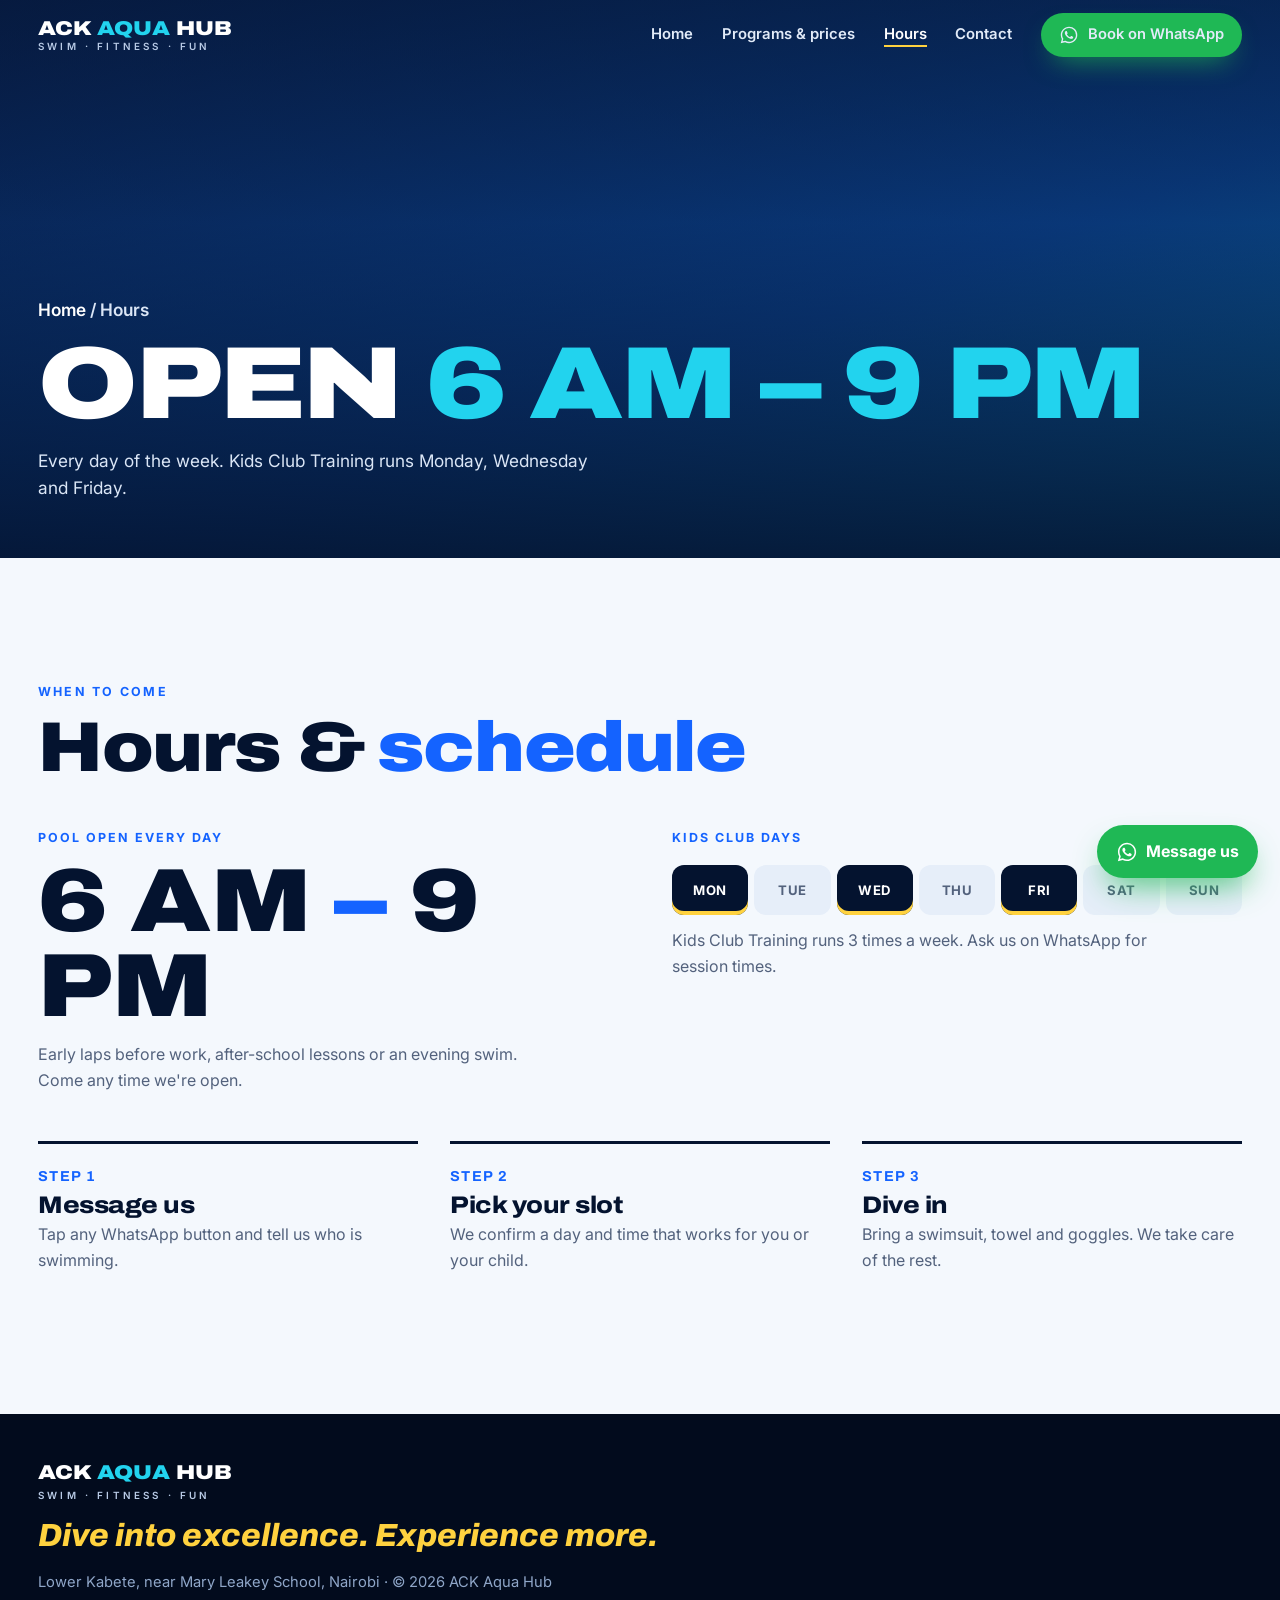
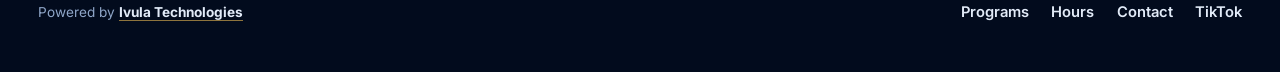
<file: schedule.html>
<!doctype html>
<html lang="en">
<head>
<meta charset="utf-8">
<meta name="viewport" content="width=device-width, initial-scale=1, viewport-fit=cover">
<title>Hours &amp; schedule · ACK Aqua Hub</title>
<meta name="description" content="ACK Aqua Hub is open every day from 6 AM to 9 PM. Kids Club Training runs Monday, Wednesday and Friday.">
<meta name="theme-color" content="#04132f">
<meta property="og:title" content="ACK Aqua Hub · Swim · Fitness · Fun">
<meta property="og:description" content="Swimming lessons for kids and adults in Lower Kabete, Nairobi. The water is warm. Open 6 AM to 9 PM. Book on WhatsApp.">
<meta property="og:image" content="/img/og.jpg">
<meta property="og:type" content="website">
<meta name="twitter:card" content="summary_large_image">
<link rel="icon" href="data:image/svg+xml,%3Csvg xmlns='http://www.w3.org/2000/svg' viewBox='0 0 64 64'%3E%3Crect width='64' height='64' rx='14' fill='%2304132f'/%3E%3Ctext x='32' y='42' font-family='Arial' font-weight='900' font-size='26' fill='%2322d3ee' text-anchor='middle'%3EAQ%3C/text%3E%3C/svg%3E">
<link rel="preconnect" href="https://fonts.googleapis.com">
<link rel="preconnect" href="https://fonts.gstatic.com" crossorigin>
<link href="https://fonts.googleapis.com/css2?family=Archivo:wdth,wght@62..125,500..900&family=Inter:wght@400;500;600;700&display=swap" rel="stylesheet">
<link rel="preconnect" href="https://assets.mixkit.co">
<script type="application/ld+json">
{"@context":"https://schema.org","@type":"SportsActivityLocation","name":"ACK Aqua Hub","description":"Swimming lessons, training and pool for kids and adults.","telephone":"+254798583258","address":{"@type":"PostalAddress","streetAddress":"Near Mary Leakey School","addressLocality":"Lower Kabete, Nairobi","addressCountry":"KE"},"openingHours":"Mo-Su 06:00-21:00","priceRange":"KSh 400 - KSh 15,000"}
</script>
<link rel="stylesheet" href="/assets/site.css">
</head>
<body>
<script>document.documentElement.classList.add('js')</script>
<svg width="0" height="0" style="position:absolute" aria-hidden="true">
  <symbol id="wa" viewBox="0 0 24 24"><path fill="currentColor" d="M12.04 2C6.58 2 2.13 6.45 2.13 11.91c0 1.75.46 3.45 1.32 4.95L2.05 22l5.25-1.38a9.9 9.9 0 0 0 4.74 1.21h.01c5.46 0 9.91-4.45 9.91-9.91 0-2.65-1.03-5.14-2.9-7.01A9.82 9.82 0 0 0 12.04 2Zm0 18.15h-.01a8.2 8.2 0 0 1-4.19-1.15l-.3-.18-3.12.82.83-3.04-.2-.31a8.23 8.23 0 0 1-1.26-4.38c0-4.54 3.7-8.24 8.25-8.24 2.2 0 4.27.86 5.83 2.42a8.18 8.18 0 0 1 2.41 5.83c0 4.54-3.7 8.23-8.24 8.23Zm4.52-6.16c-.25-.12-1.47-.72-1.69-.81-.23-.08-.39-.12-.56.13-.16.25-.64.81-.79.97-.14.17-.29.19-.54.06-.25-.12-1.05-.39-1.99-1.23-.74-.66-1.23-1.47-1.38-1.72-.14-.25-.02-.38.11-.51.11-.11.25-.29.37-.43.13-.15.17-.25.25-.42.08-.16.04-.31-.02-.43-.06-.13-.56-1.35-.77-1.84-.2-.48-.41-.42-.56-.43h-.48c-.17 0-.43.06-.66.31-.22.25-.86.85-.86 2.07 0 1.22.89 2.4 1.01 2.56.12.17 1.75 2.67 4.23 3.74.59.26 1.05.41 1.41.52.59.19 1.13.16 1.56.1.48-.07 1.47-.6 1.67-1.18.21-.58.21-1.07.14-1.18-.06-.1-.22-.16-.47-.28Z"/></symbol>
</svg>


<header class="nav" id="nav">
  <div class="wrap">
    <a class="brand" href="/" aria-label="ACK Aqua Hub home">ACK <span>AQUA</span> HUB<small>SWIM · FITNESS · FUN</small></a>
    <nav class="links" aria-label="Main">
      <a href="/">Home</a><a href="/programs">Programs & prices</a><a href="/schedule" class="on" aria-current="page">Hours</a><a href="/contact">Contact</a>
      <a class="btn btn-wa" href="https://wa.me/254798583258?text=Hi%20ACK%20Aqua%20Hub%21%20I%27d%20like%20to%20book%20a%20swim%20session." target="_blank" rel="noopener"><svg><use href="#wa"/></svg>Book on WhatsApp</a>
    </nav>
    <button class="menu-btn" id="menuBtn" aria-expanded="false" aria-controls="mnav"><span></span>Menu</button>
  </div>
</header>
<div class="mnav" id="mnav" hidden>
  <button class="mnav-close" id="menuClose">Close</button>
  <a href="/">Home</a><a href="/programs">Programs & prices</a><a href="/schedule" class="on">Hours</a><a href="/contact">Contact</a>
  <a class="btn btn-wa" href="https://wa.me/254798583258?text=Hi%20ACK%20Aqua%20Hub%21%20I%27d%20like%20to%20book%20a%20swim%20session." target="_blank" rel="noopener"><svg><use href="#wa"/></svg>Book on WhatsApp</a>
  <a class="btn btn-y" href="tel:+254798583258">Call 0798 583 258</a>
</div>

<main id="top">
<section class="page-hero">
  <div class="vbg"><video autoplay muted loop playsinline preload="auto" data-eager>
    <source src="https://assets.mixkit.co/videos/38813/38813-720.mp4" type="video/mp4">
    <source src="https://assets.mixkit.co/videos/38813/38813-360.mp4" type="video/mp4">
  </video></div>
  <div class="shade"></div>
  <div class="wrap">
    <p class="crumbs"><a href="/">Home</a> / Hours</p>
    <h1>Open <em>6 AM – 9 PM</em></h1>
    <p>Every day of the week. Kids Club Training runs Monday, Wednesday and Friday.</p>
  </div>
</section>
<section class="sec" id="hours">
  <div class="wrap">
    <span class="eyebrow">When to come</span>
    <h2 class="rv">Hours &amp; <em>schedule</em></h2>
    <div class="sched">
      <div class="rv">
        <span class="lbl">Pool open every day</span>
        <div class="big-hours" style="margin-top:.6rem">6 AM <span>–</span> 9 PM</div>
        <p>Early laps before work, after-school lessons or an evening swim. Come any time we're open.</p>
      </div>
      <div class="rv">
        <span class="lbl">Kids Club days</span>
        <div class="week" aria-label="Kids Club runs Monday, Wednesday and Friday"><div class="on">MON</div><div>TUE</div><div class="on">WED</div><div>THU</div><div class="on">FRI</div><div>SAT</div><div>SUN</div></div>
        <p>Kids Club Training runs 3 times a week. Ask us on WhatsApp for session times.</p>
      </div>
    </div>
    <div class="steps">
      <div class="step rv"><b>STEP 1</b><h3>Message us</h3><p>Tap any WhatsApp button and tell us who is swimming.</p></div>
      <div class="step rv"><b>STEP 2</b><h3>Pick your slot</h3><p>We confirm a day and time that works for you or your child.</p></div>
      <div class="step rv"><b>STEP 3</b><h3>Dive in</h3><p>Bring a swimsuit, towel and goggles. We take care of the rest.</p></div>
    </div>
  </div>
</section>

</main>

<footer>
  <div class="wrap">
    <div>
      <a class="brand" href="/">ACK <span>AQUA</span> HUB<small>SWIM · FITNESS · FUN</small></a>
      <p class="sign">Dive into excellence. Experience more.</p>
      <p style="margin-top:.6rem">Lower Kabete, near Mary Leakey School, Nairobi · © <span id="yr">2026</span> ACK Aqua Hub</p>
      <span class="powered">Powered by <a href="https://ivulatechnologies.com" target="_blank" rel="noopener">Ivula Technologies</a></span>
    </div>
    <nav aria-label="Footer"><a href="/programs">Programs</a><a href="/schedule">Hours</a><a href="/contact">Contact</a><a href="https://www.tiktok.com/search?q=ACK%20AQUA%20HUB" target="_blank" rel="noopener">TikTok</a></nav>
  </div>
</footer>

<div class="mbar" id="mbar">
  <a class="btn btn-y" href="tel:+254798583258">Call</a>
  <a class="btn btn-wa" href="https://wa.me/254798583258?text=Hi%20ACK%20Aqua%20Hub%21%20I%27d%20like%20to%20book%20a%20swim%20session." target="_blank" rel="noopener"><svg><use href="#wa"/></svg>Book on WhatsApp</a>
</div>
<a class="fab" href="/contact#message"><svg><use href="#wa"/></svg>Message us</a>
<script src="/assets/site.js"></script>
</body>
</html>
</file>
<file: assets/site.css>
/* Layout: full-bleed video bands, typographic content, offers as video-backed cards */
:root{
  --ink:#04132f; --navy:#0a2558; --blue:#1463ff; --aqua:#22d3ee; --yellow:#ffd23f;
  --paper:#f4f8fd; --text:#0d1b33; --muted:#53627d; --line:#dbe5f2; --wa:#1fb855;
  --display:"Archivo",system-ui,-apple-system,Segoe UI,Roboto,sans-serif;
  --body:"Inter",system-ui,-apple-system,Segoe UI,Roboto,sans-serif;
  --gut:max(18px, env(safe-area-inset-left, 0px));
}
*{box-sizing:border-box;margin:0;padding:0}
html{scroll-behavior:smooth;-webkit-text-size-adjust:100%}
body{font-family:var(--body);color:var(--text);background:var(--paper);line-height:1.6;overflow-x:hidden}
img,video{max-width:100%;display:block}
a{color:inherit}
.wrap{width:100%;max-width:1240px;margin:0 auto;padding-left:var(--gut);padding-right:max(18px, env(safe-area-inset-right, 0px))}
h1,h2,h3{font-family:var(--display);font-stretch:112%;line-height:.98;letter-spacing:-.02em;text-wrap:balance}
:focus-visible{outline:3px solid var(--yellow);outline-offset:3px}

.btn{display:inline-flex;align-items:center;justify-content:center;gap:.6rem;font-weight:700;text-decoration:none;border-radius:999px;padding:.95rem 1.5rem;min-height:52px;font-size:1rem;transition:transform .15s, background .2s, box-shadow .2s;white-space:nowrap}
.btn:active{transform:scale(.97)}
.btn svg{width:20px;height:20px;flex:none}
.btn-wa{background:var(--wa);color:#fff;box-shadow:0 12px 28px -12px rgba(31,184,85,.9)}
.btn-wa:hover{background:#18a24a}
.btn-y{background:var(--yellow);color:var(--ink)}
.btn-y:hover{background:#ffdf6b}
.btn-line{color:#fff;border:1.5px solid rgba(255,255,255,.55)}
.btn-line:hover{background:rgba(255,255,255,.12)}

/* video base */
.vbg{position:absolute;inset:0;overflow:hidden;background:linear-gradient(160deg,#0a2558,#0c4a9e 60%,#0e7fb6)}
.vbg video{position:absolute;inset:0;width:100%;height:100%;object-fit:cover}
.shade{position:absolute;inset:0}

/* NAV */
.nav{position:fixed;inset:0 0 auto;z-index:50;padding-top:env(safe-area-inset-top,0px);transition:background .25s}
.nav.solid{background:rgba(4,19,47,.9);backdrop-filter:blur(12px)}
.nav .wrap{display:flex;align-items:center;justify-content:space-between;height:70px}
.brand{color:#fff;text-decoration:none;font-family:var(--display);font-weight:900;font-stretch:118%;font-size:1.25rem;letter-spacing:.01em;line-height:1}
.brand span{color:var(--aqua)}
.brand small{display:block;font-family:var(--body);font-weight:600;font-size:.62rem;letter-spacing:.32em;color:#b9cbe6;margin-top:4px}
.links{display:none;gap:1.8rem;align-items:center}
.links a{color:#e2ebf8;text-decoration:none;font-weight:600;font-size:.93rem}
.links a:hover{color:#fff}
.links .btn{min-height:44px;padding:.6rem 1.1rem;font-size:.92rem}
@media(min-width:960px){.links{display:flex}}
.nav-call{color:#fff;text-decoration:none;font-weight:700;font-size:.9rem;border:1.5px solid rgba(255,255,255,.4);border-radius:999px;padding:.5rem .9rem}
@media(min-width:960px){.nav-call{display:none}}

/* HERO */
.hero{position:relative;min-height:100svh;display:flex;align-items:flex-end;color:#fff;padding:110px 0 64px}
.hero .shade{background:linear-gradient(180deg,rgba(4,19,47,.55) 0%,rgba(4,19,47,.25) 35%,rgba(4,19,47,.85) 100%)}
.hero .wrap{position:relative}
.kicker{display:inline-flex;align-items:center;gap:.55rem;font-weight:700;font-size:.82rem;letter-spacing:.14em;text-transform:uppercase;color:var(--yellow)}
.live{width:9px;height:9px;border-radius:50%;background:var(--yellow);animation:pulse 2s infinite}
@keyframes pulse{0%{box-shadow:0 0 0 0 rgba(255,210,63,.7)}70%{box-shadow:0 0 0 12px rgba(255,210,63,0)}100%{box-shadow:0 0 0 0 rgba(255,210,63,0)}}
.hero h1{font-size:clamp(3.2rem,14vw,9rem);font-weight:900;font-stretch:120%;margin:.8rem 0 .4rem;text-transform:uppercase}
.hero h1 em{font-style:normal;color:var(--aqua)}
.trio{font-family:var(--display);font-weight:700;font-size:clamp(1.15rem,4.4vw,1.8rem);font-stretch:110%;letter-spacing:.02em}
.trio b{color:var(--yellow);font-weight:700;padding:0 .35em}
.hero p.lede{max-width:36rem;color:#dbe6f6;font-size:clamp(1rem,2.6vw,1.15rem);margin:1rem 0 1.6rem}
.ctas{display:flex;flex-wrap:wrap;gap:.75rem}
@media(max-width:520px){.ctas .btn{flex:1 1 100%}}
.hero-meta{display:grid;grid-template-columns:repeat(3,auto);gap:1.6rem;margin-top:2.4rem;padding-top:1.4rem;border-top:1px solid rgba(255,255,255,.22);width:fit-content;max-width:100%}
.hero-meta div{font-size:.82rem;color:#b9cbe6;text-transform:uppercase;letter-spacing:.1em;font-weight:600}
.hero-meta b{display:block;color:#fff;font-family:var(--display);font-size:1.15rem;letter-spacing:0;text-transform:none;margin-top:.2rem}
@media(max-width:600px){.hero-meta{grid-template-columns:1fr 1fr;gap:1rem 1.4rem}.hero-meta div:last-child{grid-column:span 2}}

/* SECTIONS */
.sec{padding:clamp(64px,10vw,120px) 0}
.eyebrow{font-weight:700;font-size:.78rem;letter-spacing:.18em;text-transform:uppercase;color:var(--blue)}
.sec h2{font-size:clamp(2.3rem,7vw,4.4rem);font-weight:900;color:var(--ink);margin-top:.6rem}
.sec h2 em{font-style:normal;color:var(--blue)}
.intro{color:var(--muted);font-size:1.06rem;max-width:40rem;margin-top:1rem}
.head{display:grid;gap:1rem;align-items:end}
@media(min-width:900px){.head{grid-template-columns:1.2fr 1fr}}

/* WHAT WE OFFER: typographic list */
.pillars{margin-top:2.6rem;border-top:1px solid var(--line)}
.pillar{display:grid;grid-template-columns:3.2rem 1fr;gap:.4rem 1rem;padding:1.3rem 0;border-bottom:1px solid var(--line);align-items:baseline}
.pillar .n{font-family:var(--display);font-weight:800;color:var(--blue);font-size:1rem;font-variant-numeric:tabular-nums}
.pillar h3{font-size:clamp(1.4rem,4.4vw,2.1rem);font-weight:800;color:var(--ink)}
.pillar p{grid-column:2;color:var(--muted)}
@media(min-width:900px){.pillar{grid-template-columns:4rem 1fr 1fr}.pillar p{grid-column:3}}

/* OFFERS */
.offers{background:var(--ink);color:#fff}
.offers h2{color:#fff}
.offers .eyebrow{color:var(--aqua)}
.offers .intro{color:#b9cbe6}
.grid{display:grid;gap:16px;margin-top:2.6rem;grid-template-columns:1fr}
@media(min-width:700px){.grid{grid-template-columns:repeat(2,1fr)}}
@media(min-width:1100px){.grid{grid-template-columns:repeat(6,1fr)}.o-big{grid-column:span 3}.o-mid{grid-column:span 3}.o-wide{grid-column:span 6}}
@media(min-width:700px) and (max-width:1099px){.o-wide{grid-column:span 2}}
.offer{position:relative;border-radius:24px;overflow:hidden;min-height:420px;display:flex;color:#fff;isolation:isolate;background:#0a2558}
.offer .shade{background:linear-gradient(180deg,rgba(4,19,47,.15) 0%,rgba(4,19,47,.45) 40%,rgba(4,19,47,.92) 100%);z-index:1}
.o-body{position:relative;z-index:2;margin-top:auto;padding:1.6rem;width:100%;display:flex;flex-direction:column;gap:.9rem}
.tagline{display:inline-block;align-self:flex-start;background:rgba(255,255,255,.14);backdrop-filter:blur(8px);border:1px solid rgba(255,255,255,.25);border-radius:999px;padding:.3rem .8rem;font-size:.76rem;font-weight:700;letter-spacing:.1em;text-transform:uppercase}
.offer h3{font-size:clamp(1.9rem,5.5vw,2.6rem);font-weight:900}
.amount{display:flex;align-items:baseline;gap:.5rem;flex-wrap:wrap}
.amount .cur{font-weight:700;color:var(--yellow)}
.amount .v{font-family:var(--display);font-weight:900;font-stretch:115%;font-size:clamp(2.8rem,9vw,3.6rem);line-height:1;color:var(--yellow);font-variant-numeric:tabular-nums}
.amount .per{color:#e2ebf8;font-weight:600}
.offer ul{list-style:none;display:grid;gap:.35rem;color:#e2ebf8;font-size:.97rem}
.offer li{padding-left:1.1rem;position:relative}
.offer li::before{content:"";position:absolute;left:0;top:.62em;width:.5rem;height:2px;background:var(--aqua)}
.offer .btn{align-self:flex-start}
@media(max-width:520px){.offer .btn{align-self:stretch}}
.o-mini{min-height:340px}
.o-mini h3{font-size:clamp(1.6rem,4.6vw,2rem)}
.o-wide{min-height:380px}
.o-wide .o-body{display:grid;gap:1.2rem}
@media(min-width:860px){.o-wide .o-body{grid-template-columns:1.3fr auto auto;align-items:end;padding:2.2rem}}
.duo{display:flex;gap:1.6rem;flex-wrap:wrap}
.duo .amount .v{font-size:clamp(2.4rem,7vw,3.2rem)}
.fine{color:#8fa6c8;font-size:.88rem;margin-top:1.4rem}

/* WARM band */
.warm{position:relative;color:#fff;min-height:68vh;display:flex;align-items:center;padding:90px 0}
.warm .shade{background:linear-gradient(90deg,rgba(4,19,47,.85),rgba(4,19,47,.35))}
.warm .wrap{position:relative}
.warm h2{font-size:clamp(3rem,12vw,7.5rem);font-weight:900;font-stretch:122%;text-transform:uppercase;line-height:.92}
.warm h2 span{color:var(--yellow)}
.warm p{max-width:32rem;margin:1.2rem 0 1.6rem;color:#dbe6f6;font-size:1.08rem}

/* SCHEDULE */
.sched{display:grid;gap:2.4rem;margin-top:2.6rem}
@media(min-width:900px){.sched{grid-template-columns:1fr 1fr;gap:4rem}}
.big-hours{font-family:var(--display);font-weight:900;font-stretch:118%;font-size:clamp(3rem,11vw,5.6rem);color:var(--ink);line-height:.95}
.big-hours span{color:var(--blue)}
.sched p{color:var(--muted);margin-top:.8rem;max-width:30rem}
.week{display:grid;grid-template-columns:repeat(7,1fr);gap:6px;margin-top:1rem}
.week div{text-align:center;padding:.9rem 0;border-radius:12px;background:#e6eef9;color:var(--muted);font-weight:700;font-size:.82rem;letter-spacing:.04em}
.week div.on{background:var(--ink);color:#fff;box-shadow:inset 0 -4px 0 var(--yellow)}
.lbl{font-weight:700;font-size:.78rem;letter-spacing:.16em;text-transform:uppercase;color:var(--blue)}
.steps{display:grid;gap:0;margin-top:3rem;border-top:1px solid var(--line)}
@media(min-width:900px){.steps{grid-template-columns:repeat(3,1fr);gap:2rem;border-top:0}}
.step{padding:1.3rem 0;border-bottom:1px solid var(--line)}
@media(min-width:900px){.step{border-bottom:0;border-top:3px solid var(--ink);padding-top:1.2rem}}
.step b{font-family:var(--display);font-size:.9rem;color:var(--blue);letter-spacing:.1em}
.step h3{font-size:1.5rem;font-weight:800;color:var(--ink);margin:.3rem 0}
.step p{color:var(--muted)}

/* POSTER */
.poster-sec{background:#e9f1fb}
.poster-grid{display:grid;gap:2.4rem;align-items:center}
@media(min-width:900px){.poster-grid{grid-template-columns:.85fr 1.15fr;gap:4rem}}
.poster-grid>*{min-width:0}
.poster{width:100%;max-width:440px;height:auto;justify-self:center;border-radius:18px;box-shadow:0 30px 60px -28px rgba(4,19,47,.6)}
.poster-grid .btn{margin-top:1.4rem}

/* FIND */
.find{background:var(--ink);color:#fff}
.find h2{color:#fff}
.find .eyebrow{color:var(--aqua)}
.find-grid{display:grid;gap:2rem;margin-top:2.6rem}
@media(min-width:900px){.find-grid{grid-template-columns:1fr 1.2fr}}
.find-grid>*{min-width:0}
.rows{border-top:1px solid rgba(255,255,255,.15)}
.row{display:grid;grid-template-columns:7.5rem 1fr;gap:1rem;padding:1.1rem 0;border-bottom:1px solid rgba(255,255,255,.15);text-decoration:none;align-items:baseline}
.row small{color:#8fa6c8;font-weight:700;font-size:.74rem;letter-spacing:.14em;text-transform:uppercase}
.row b{font-size:1.12rem;font-weight:600}
a.row:hover b{color:var(--aqua)}
@media(max-width:420px){.row{grid-template-columns:1fr;gap:.2rem}}
.find .ctas{margin-top:1.6rem}
.map{border-radius:20px;overflow:hidden;min-height:340px;background:#0a2558}
.map iframe{width:100%;height:100%;min-height:340px;border:0;display:block}

footer{background:#020b1d;color:#8fa6c8;padding:48px 0 calc(110px + env(safe-area-inset-bottom,0px));font-size:.92rem}
footer .wrap{display:grid;gap:1.4rem}
@media(min-width:760px){footer .wrap{grid-template-columns:1fr auto;align-items:end}footer{padding-bottom:48px}}
.sign{font-family:var(--display);font-weight:800;font-style:italic;font-size:clamp(1.4rem,4vw,2rem);color:var(--yellow);margin-top:.6rem}
footer nav{display:flex;gap:1.4rem;flex-wrap:wrap}
footer nav a{text-decoration:none;font-weight:600;color:#e2ebf8}

/* mobile action bar */
.mbar{position:fixed;left:0;right:0;bottom:0;z-index:60;display:grid;grid-template-columns:1fr 1.7fr;gap:10px;padding:10px max(12px, env(safe-area-inset-right,0px)) calc(10px + env(safe-area-inset-bottom,0px)) max(12px, env(safe-area-inset-left,0px));background:rgba(4,19,47,.95);backdrop-filter:blur(12px);transform:translateY(110%);transition:transform .3s}
.mbar.show{transform:none}
.mbar .btn{min-height:50px;padding:.7rem 1rem;font-size:.98rem}
@media(min-width:760px){.mbar{display:none}}
.fab{position:fixed;right:max(22px, env(safe-area-inset-right,0px));bottom:max(22px, env(safe-area-inset-bottom,0px));z-index:60;display:none;align-items:center;gap:.5rem;background:var(--wa);color:#fff;text-decoration:none;font-weight:700;padding:.85rem 1.2rem;border-radius:999px;box-shadow:0 16px 32px -10px rgba(31,184,85,.8)}
.fab svg{width:22px;height:22px}
@media(min-width:760px){.fab{display:inline-flex}}

.rv{opacity:1;transform:none;transition:opacity .8s ease, transform .8s ease}
.js .rv{opacity:0;transform:translateY(26px)}
.js .rv.in{opacity:1;transform:none}
@media (prefers-reduced-motion:reduce){*{animation:none!important;transition:none!important}.js .rv{opacity:1;transform:none}}

/* multi-page additions */
.links a.on{color:#fff;box-shadow:inset 0 -2px 0 var(--yellow)}
.menu-btn{display:inline-flex;align-items:center;gap:.5rem;background:none;color:#fff;border:1.5px solid rgba(255,255,255,.4);border-radius:999px;padding:.5rem 1rem;font:700 .9rem var(--body);cursor:pointer;min-height:42px}
.menu-btn span{display:block;width:16px;height:2px;background:#fff;box-shadow:0 -5px 0 #fff,0 5px 0 #fff}
@media(min-width:960px){.menu-btn{display:none}}
.mnav{position:fixed;inset:0;z-index:70;background:rgba(4,19,47,.97);backdrop-filter:blur(10px);display:flex;flex-direction:column;padding:calc(84px + env(safe-area-inset-top,0px)) var(--gut) 40px;gap:.3rem}
.mnav a{color:#fff;text-decoration:none;font-family:var(--display);font-weight:800;font-stretch:115%;font-size:2rem;padding:.5rem 0;border-bottom:1px solid rgba(255,255,255,.12)}
.mnav a.on{color:var(--yellow)}
.mnav .btn{font-family:var(--body);font-size:1rem;margin-top:1.4rem;border:0}
.mnav[hidden]{display:none}
.mnav-close{position:absolute;top:calc(16px + env(safe-area-inset-top,0px));right:max(18px, env(safe-area-inset-right,0px));background:none;border:1.5px solid rgba(255,255,255,.4);color:#fff;border-radius:999px;padding:.5rem 1rem;font:700 .9rem var(--body);cursor:pointer;min-height:42px}
.page-hero{position:relative;min-height:62svh;display:flex;align-items:flex-end;color:#fff;padding:120px 0 56px}
.page-hero .shade{background:linear-gradient(180deg,rgba(4,19,47,.6),rgba(4,19,47,.35) 40%,rgba(4,19,47,.9))}
.page-hero .wrap{position:relative}
.page-hero h1{font-size:clamp(2.8rem,11vw,6.4rem);font-weight:900;font-stretch:120%;text-transform:uppercase;margin-top:.6rem}
.page-hero h1 em{font-style:normal;color:var(--aqua)}
.page-hero p{max-width:36rem;color:#dbe6f6;font-size:1.08rem;margin-top:.8rem}
.crumbs{font-size:.85rem;color:#b9cbe6;font-weight:600}
.crumbs a{color:#fff;text-decoration:none}
.next{display:grid;gap:14px;margin-top:2.4rem}
@media(min-width:800px){.next{grid-template-columns:repeat(3,1fr)}}
.next a{display:block;text-decoration:none;background:#fff;border:1px solid var(--line);border-radius:20px;padding:1.4rem;transition:transform .2s, box-shadow .2s}
.next a:hover{transform:translateY(-3px);box-shadow:0 18px 36px -24px rgba(4,19,47,.5)}
.next small{font-weight:700;font-size:.74rem;letter-spacing:.16em;text-transform:uppercase;color:var(--blue)}
.next b{display:block;font-family:var(--display);font-stretch:112%;font-size:1.6rem;color:var(--ink);margin:.3rem 0}
.next span{color:var(--muted)}
/* WhatsApp message builder */
.msg-grid{display:grid;gap:2rem;margin-top:2.4rem}
@media(min-width:960px){.msg-grid{grid-template-columns:1.15fr .85fr;gap:3rem}}
.msg-grid>*{min-width:0}
.form{background:#fff;border:1px solid var(--line);border-radius:24px;padding:clamp(1.2rem,4vw,2rem);display:grid;gap:1.1rem;box-shadow:0 24px 48px -36px rgba(4,19,47,.55)}
.field{display:grid;gap:.4rem}
.field label,.field .lab{font-weight:700;font-size:.85rem;color:var(--ink)}
.field input,.field select,.field textarea{width:100%;font:500 1rem var(--body);color:var(--text);background:var(--paper);border:1.5px solid var(--line);border-radius:14px;padding:.85rem 1rem;min-height:50px}
.field textarea{min-height:120px;resize:vertical;line-height:1.5}
.field input:focus,.field select:focus,.field textarea:focus{outline:none;border-color:var(--blue);background:#fff}
.two{display:grid;gap:1.1rem}
@media(min-width:620px){.two{grid-template-columns:1fr 1fr}}
.chips{display:flex;flex-wrap:wrap;gap:.5rem}
.chip{font:600 .88rem var(--body);background:#eaf2fd;color:var(--navy);border:1.5px solid #d3e3f8;border-radius:999px;padding:.55rem .9rem;cursor:pointer;text-align:left}
.chip:hover,.chip[aria-pressed="true"]{background:var(--ink);border-color:var(--ink);color:#fff}
.preview{background:#e7f8ee;border:1px solid #c6ebd4;border-radius:16px 16px 16px 4px;padding:1rem 1.1rem;font-size:.95rem;color:#0f3d24;white-space:pre-wrap;word-break:break-word}
.preview-lab{font-weight:700;font-size:.78rem;letter-spacing:.14em;text-transform:uppercase;color:var(--muted)}
.form .btn{width:100%;border:0;cursor:pointer;font-family:var(--body)}
.side h3{font-size:1.6rem;font-weight:800;color:var(--ink)}
.side p{color:var(--muted);margin-top:.5rem}
.side .rows{border-top:1px solid var(--line);margin-top:1.4rem}
.side .row{border-bottom:1px solid var(--line)}
.side .row small{color:var(--muted)}
.side a.row:hover b{color:var(--blue)}
.powered{display:block;margin-top:.5rem;font-size:.85rem;color:#8fa6c8}
.powered a{color:#e2ebf8;font-weight:700;text-decoration:none;border-bottom:1px solid rgba(201,162,74,.7)}
.powered a:hover{color:var(--yellow)}
</file>
